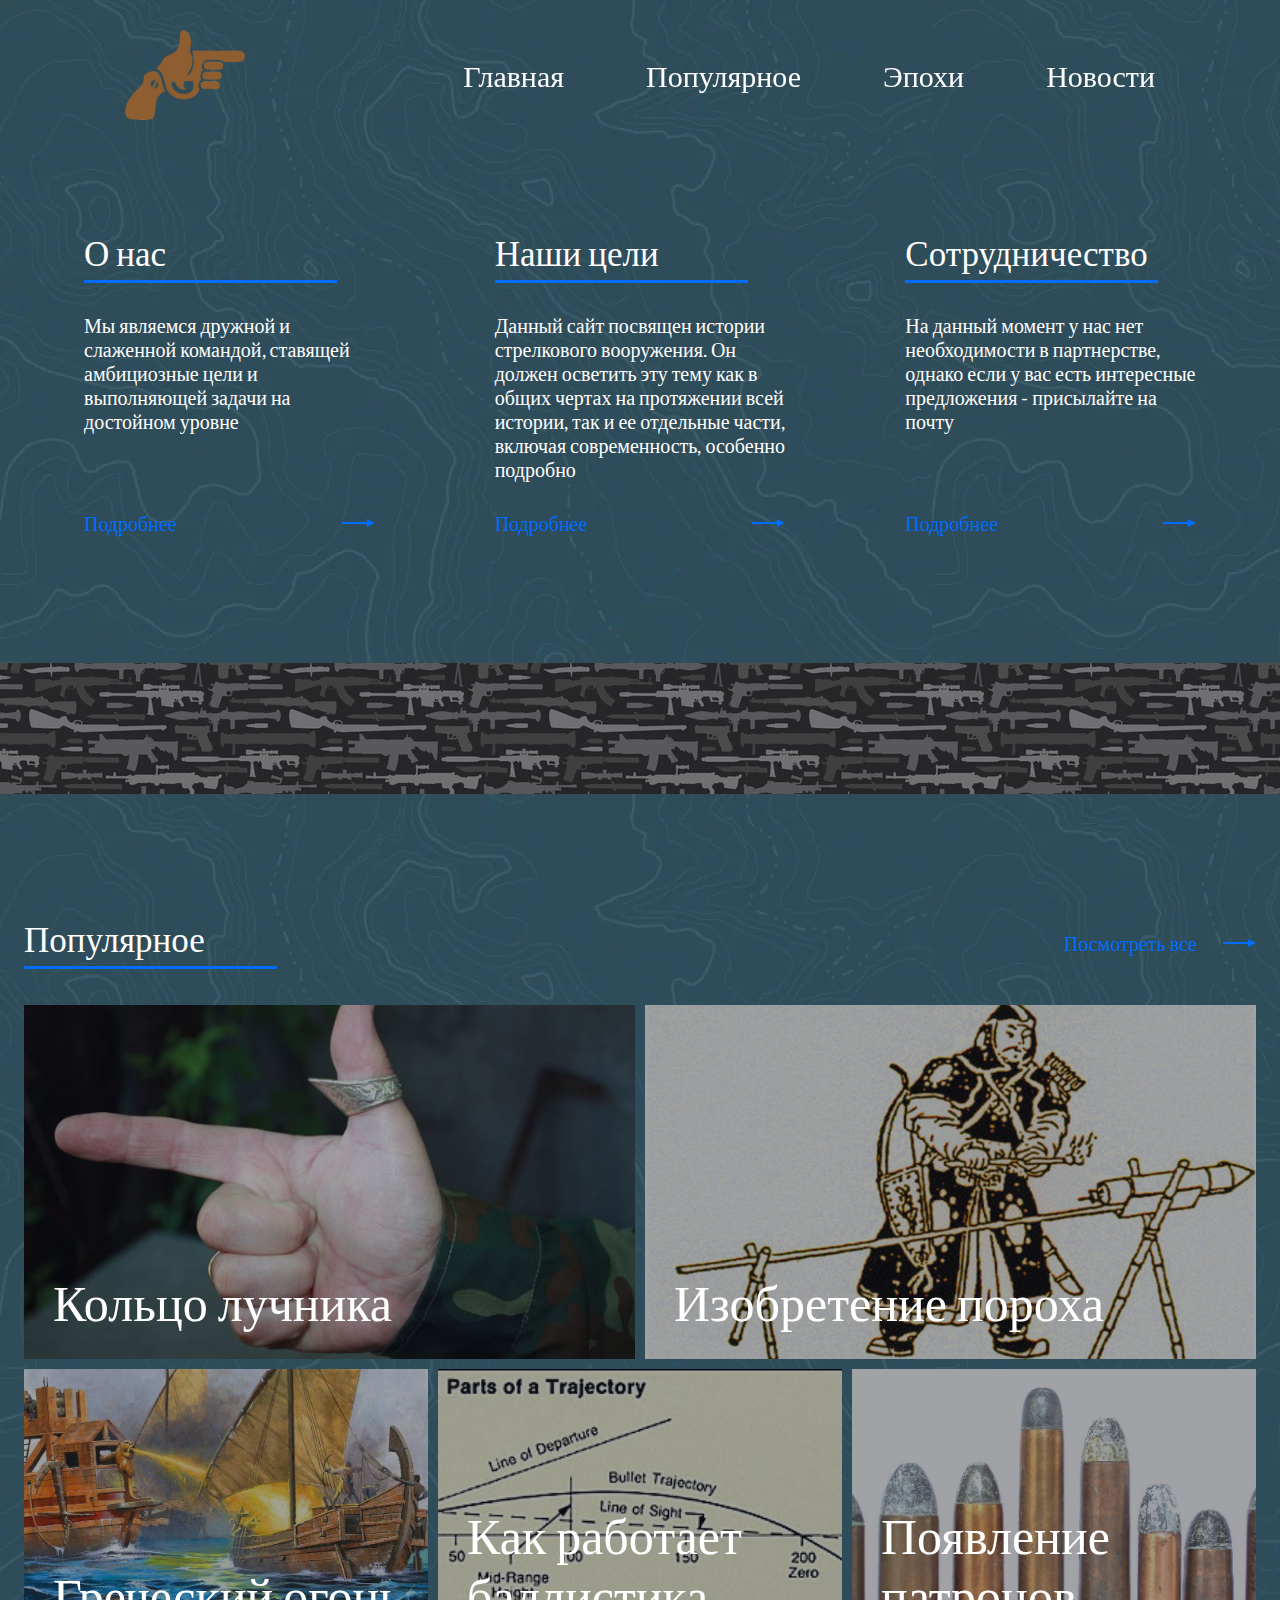
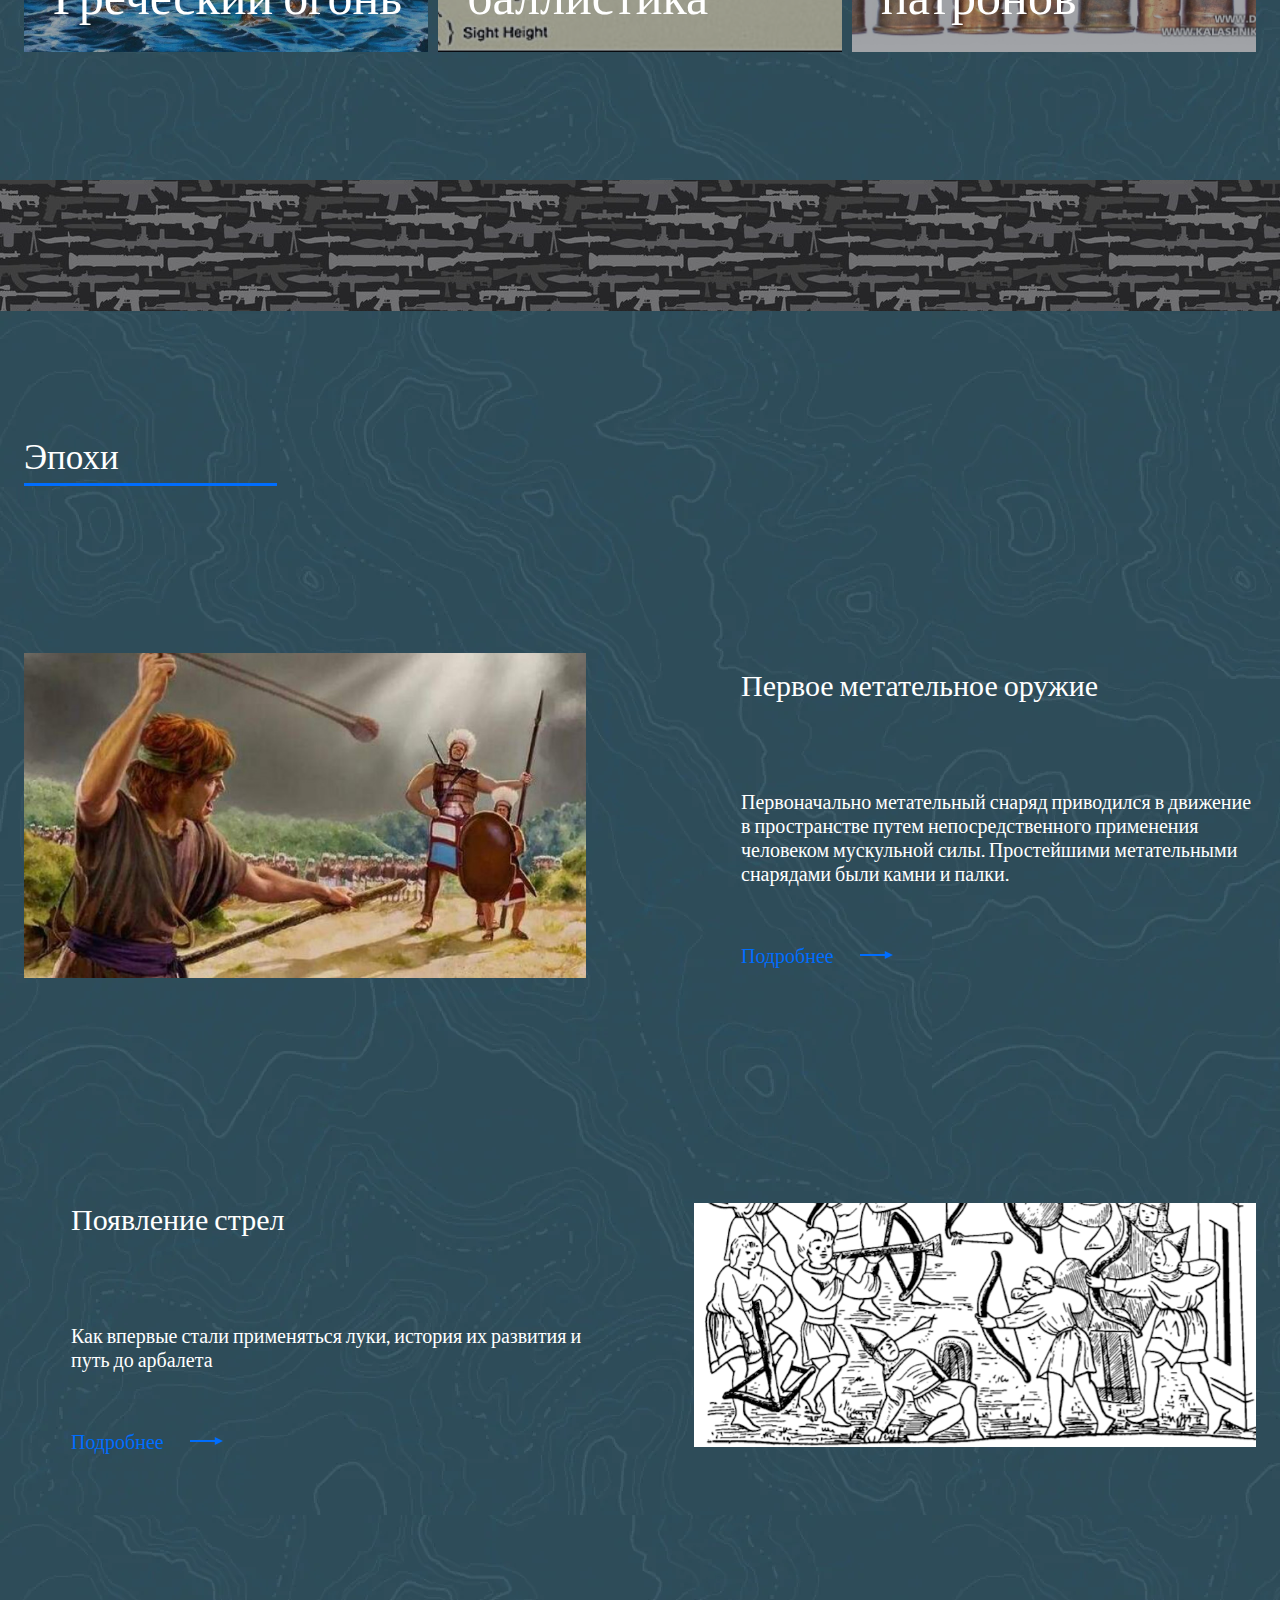
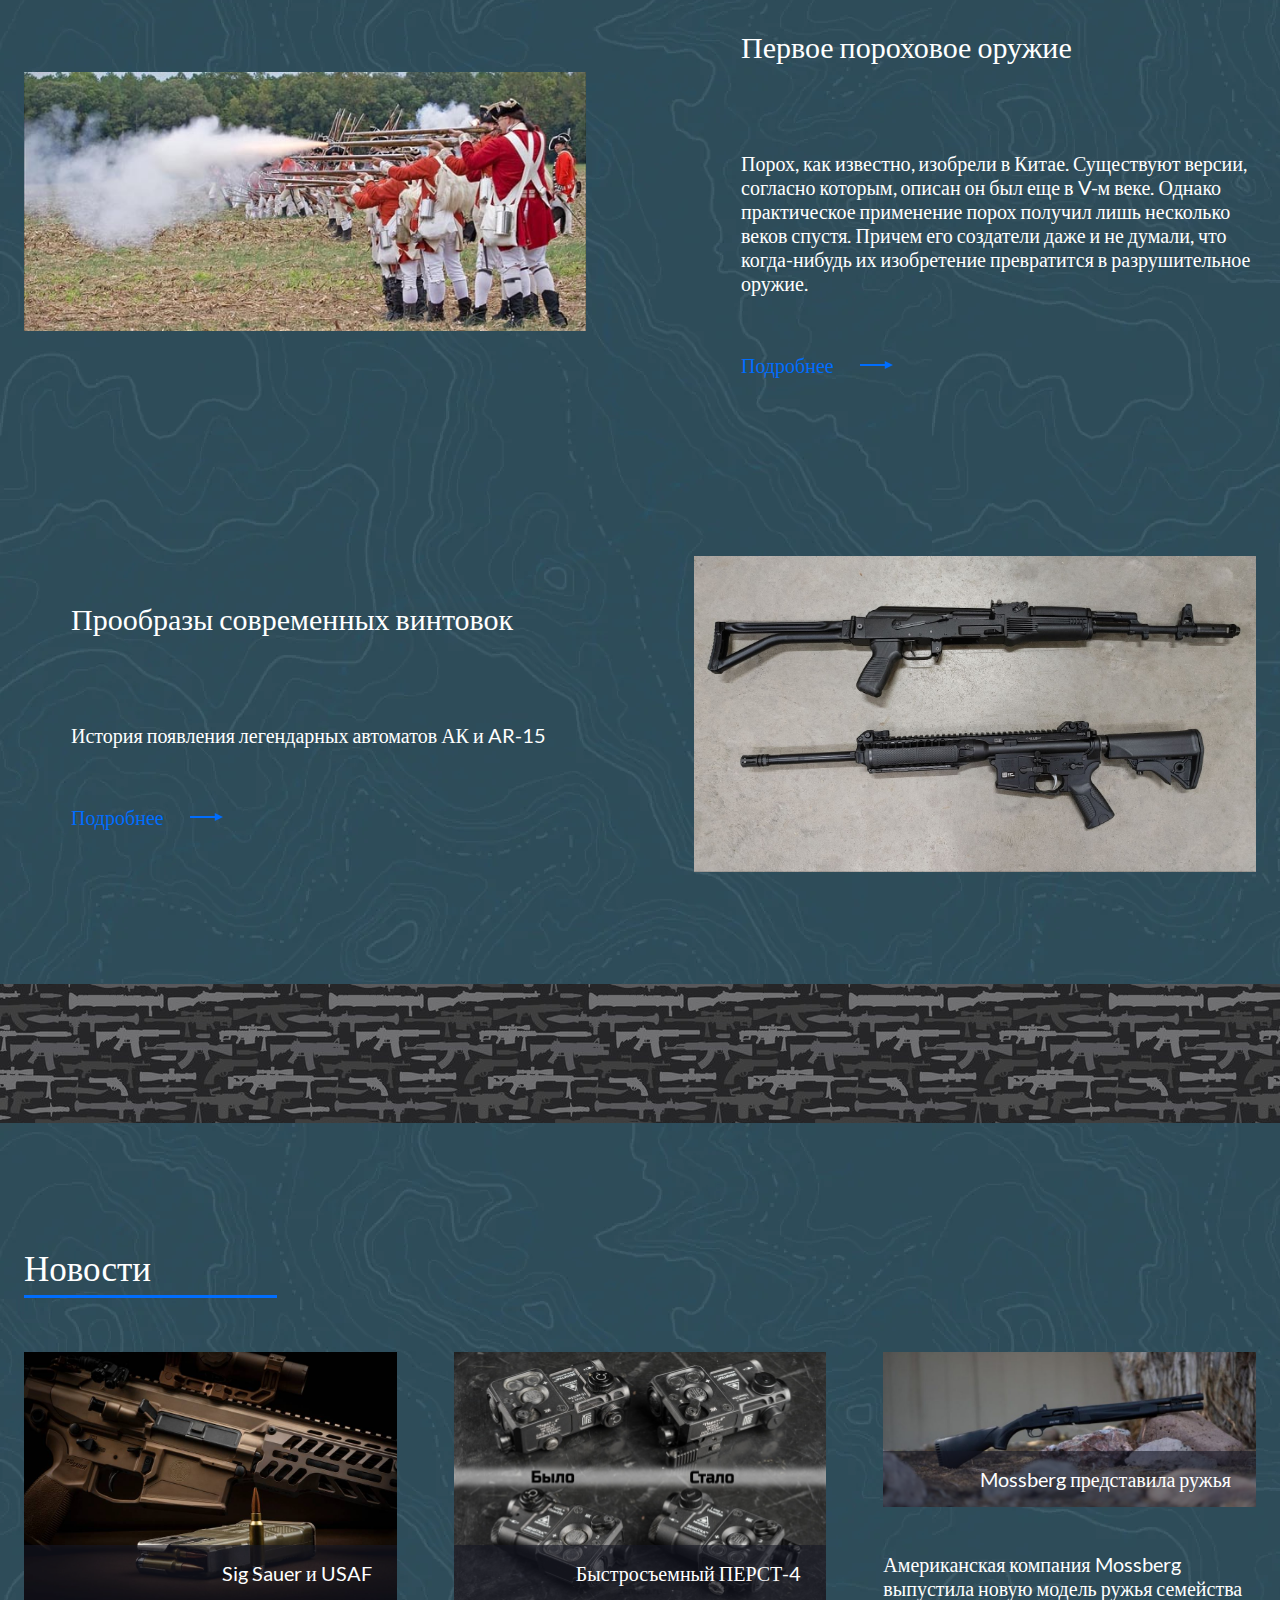
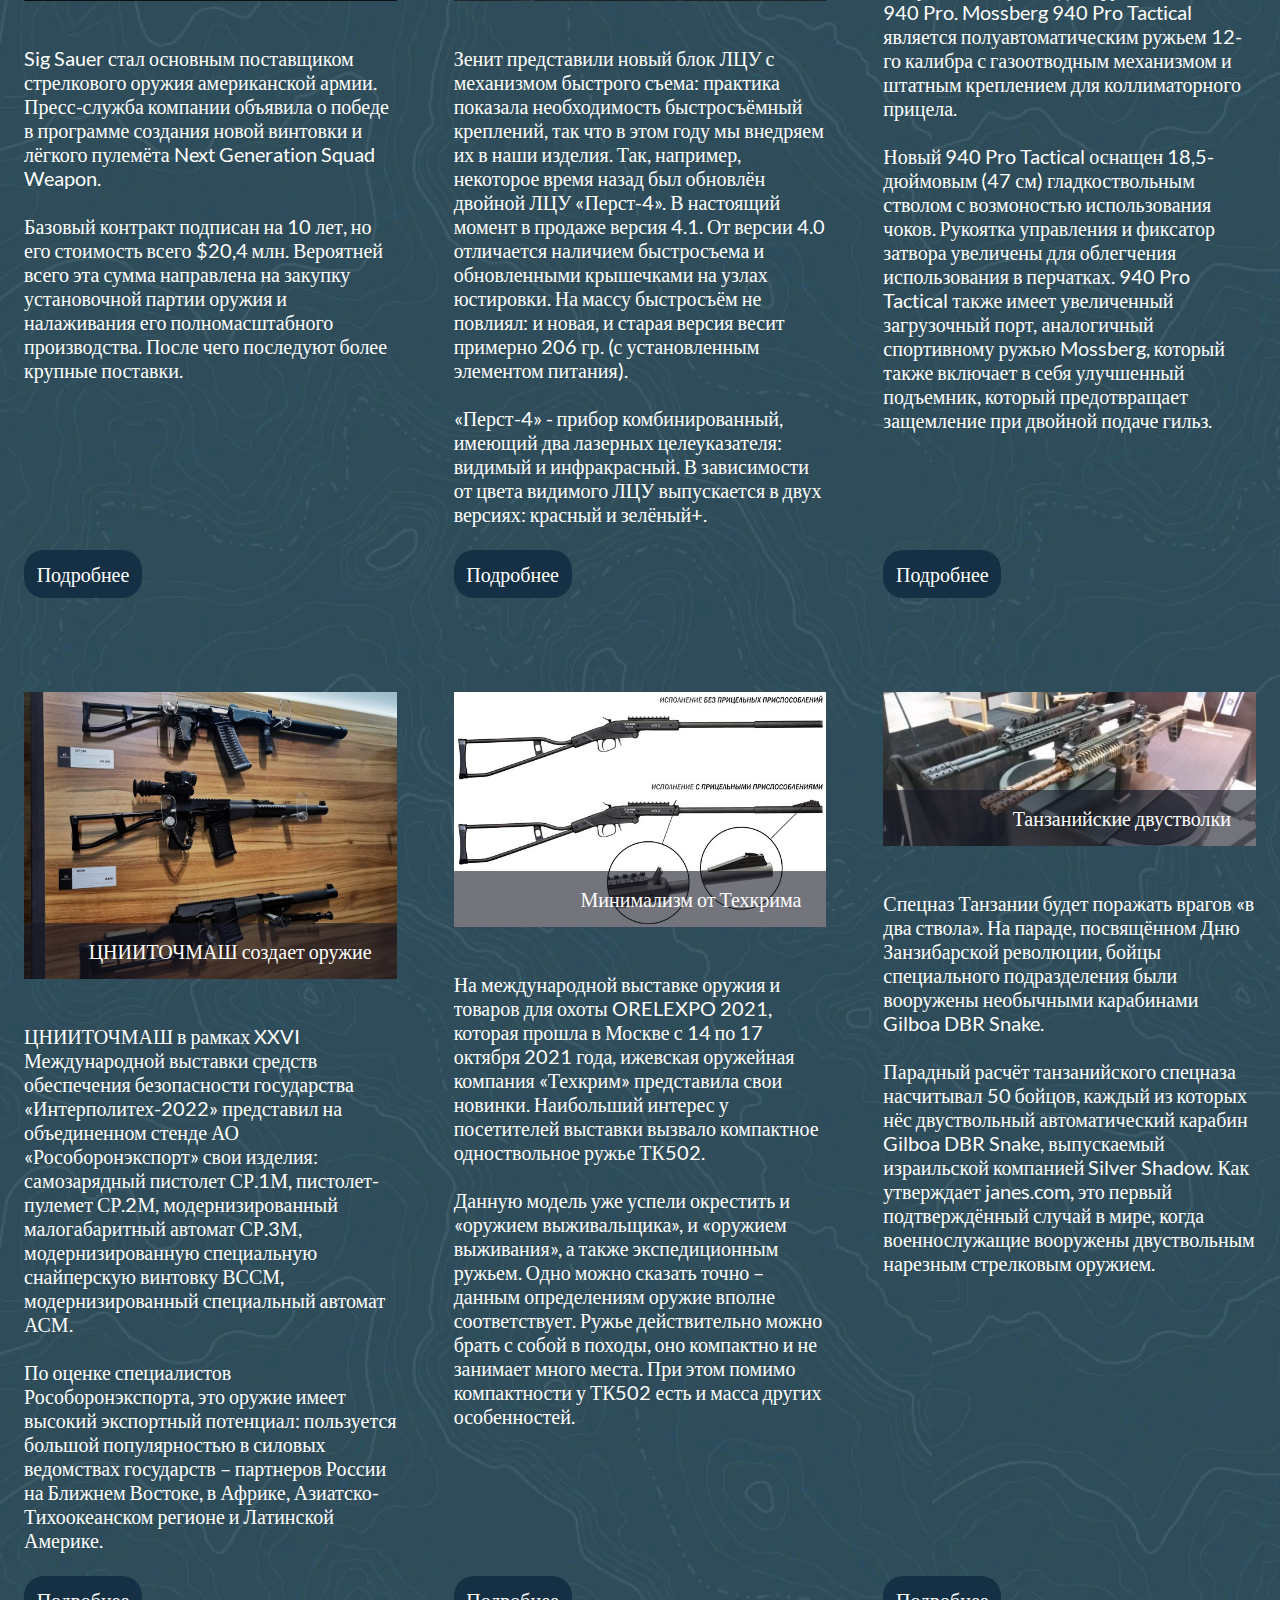
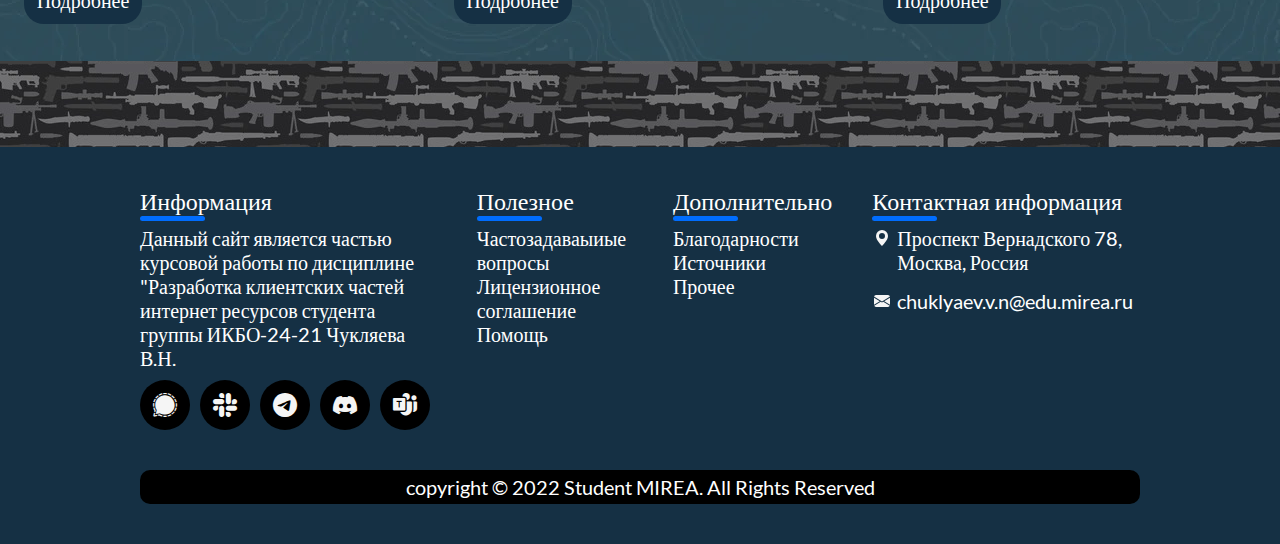
<file: index.html>
<!DOCTYPE html>
<html lang="en">

<head>
    <meta charset="UTF-8">
    <meta name="viewport" content="width=device-width, initial-scale=1.0">
    <title>weaponhist</title>
    <link rel="stylesheet" href="style.css">
    <link rel="icon" href="img/logo.png" type="img">
</head>

<body>
    <!-- Header start -->
    <header class="header">
        <div class="wrapper">
            <div class="header__wrapper">
                <div class="header__logo">
                    <a href="/" class="header__logo-link">
                        <img src="./img/logo.png" class="header__logo-pic">
                    </a>
                </div>

                <nav class="header__nav">
                    <ul class="header__list">
                        <li class="header__item">
                            <a href="#main" class="header__link js-scroll">Главная</a>
                        </li>
                        <li class="header__item">
                            <a href="#popular" class="header__link js-scroll">Популярное</a>
                        </li>
                        <li class="header__item">
                            <a href="#ages" class="header__link js-scroll">Эпохи</a>
                        </li>
                        <li class="header__item">
                            <a href="#news" class="header__link js-scroll">Новости</a>
                        </li>
                    </ul>
                    <div class="header__nav-close">
                        <span class="header__nav-close-line"></span>
                        <span class="header__nav-close-line"></span>
                    </div>
                </nav>
                <div class="header__burger burger">
                    <span class="burger__line burger__line_first"></span>
                    <span class="burger__line burger__line_second"></span>
                    <span class="burger__line burger__line_third"></span>
                </div>
            </div>
        </div>
    </header>
    <!-- Header end -->


    <main class="main">
        <!-- about us start -->
        <section class="about-us" id="main">
            <div class="wrapper-full about-us__container">
                <div class="about-us__cards">
                    <h2 class="section-title">О нас</h2>
                    <p class="about-us__desc">Мы являемся дружной и слаженной командой, ставящей амбициозные цели и
                        выполняющей задачи на достойном уровне</p>
                    <a href="#!" class="about-us__view-all">Подробнее</a>
                </div>
                <div class="about-us__cards">
                    <h2 class="section-title">Наши цели</h2>
                    <p class="about-us__desc">Данный сайт посвящен истории стрелкового вооружения. Он должен осветить
                        эту тему как в общих чертах на протяжении всей истории, так и ее отдельные части, включая
                        современность, особенно подробно</p>
                    <a href="#!" class="about-us__view-all">Подробнее</a>
                </div>
                <div class="about-us__cards">
                    <h2 class="section-title">Сотрудничество</h2>
                    <p class="about-us__desc">На данный момент у нас нет необходимости в партнерстве, однако если у вас
                        есть интересные предложения - присылайте на почту</p>
                    <a href="#!" class="about-us__view-all">Подробнее</a>
                </div>
            </div>


        </section>
        <!-- about us end -->
        <!-- Places start -->
        <section class="places" id="popular">
            <div class="wrapper-full">
                <div class="places__caption">
                    <h2 class="places__title section-title">
                        Популярное
                    </h2>
                    <a href="#!" class="places__view-all">Посмотреть все</a>
                </div>

                <div class="places__cards">

                    <div class="places__card places__card_size_lg">
                        <img src="./img/thumb_ring.jpg" alt="thumb_ring"
                            class="places__card-pic places__card-pic_size_lg">
                        <h3 class="places__card-title">
                            Кольцо лучника
                        </h3>
                        <a href="#!" class="places__card-link"></a>
                    </div>

                    <div class="places__card places__card_size_lg">
                        <img src="./img/gunpowder.jpg" alt="gunpowder"
                            class="places__card-pic places__card-pic_size_lg">
                        <h3 class="places__card-title">
                            Изобретение пороха
                        </h3>
                        <a href="#!" class="places__card-link"></a>
                    </div>

                    <div class="places__card places__card_size_sm">
                        <img src="./img/greek_fire.jpg" alt="греческий огонь"
                            class="places__card-pic places__card-pic_size_sm">
                        <h3 class="places__card-title">
                            Греческий огонь
                        </h3>
                        <a href="#!" class="places__card-link"></a>
                    </div>

                    <div class="places__card places__card_size_sm">
                        <img src="./img/ballistics.jpg" alt="ballistics"
                            class="places__card-pic places__card-pic_size_sm">
                        <h3 class="places__card-title">
                            Как работает баллистика
                        </h3>
                        <a href="#!" class="places__card-link"></a>
                    </div>

                    <div class="places__card places__card_size_sm">
                        <img src="./img/catridge.jpg" alt="патроны" class="places__card-pic places__card-pic_size_sm">
                        <h3 class="places__card-title">
                            Появление патронов
                        </h3>
                        <a href="#!" class="places__card-link"></a>
                    </div>

                </div>
            </div>
        </section>
        <!-- Places end -->

        <!-- Tours start -->

        <div class="tours" id="ages">
            <div class="wrapper-full">
                <h2 class="top__title section-title">
                    Эпохи
                </h2>

                <div class="tours__tour tour">
                    <div class="tour__pic">
                        <img src="./img/prascha.jpg" alt="Праща" class="tour__thumb">
                    </div>
                    <div class="tour__info">
                        <h3 class="tour__title">
                            Первое метательное оружие
                        </h3>
                        <p class="tour__desc">
                            Первоначально метательный снаряд приводился в движение в пространстве путем
                            непосредственного применения человеком мускульной силы. Простейшими метательными снарядами
                            были камни и палки.
                        </p>
                        <a href="hist1.html" class="tour__more">Подробнее</a>
                    </div>
                </div>

                <div class="tours__tour tour">
                    <div class="tour__info">
                        <h3 class="tour__title">
                            Появление стрел
                        </h3>
                        <p class="tour__desc">
                            Как впервые стали применяться луки, история их развития и путь до арбалета
                        </p>
                        <a href="hist2.html" class="tour__more">Подробнее</a>
                    </div>
                    <div class="tour__pic tour__pic_mob-first">
                        <img src="./img/bows.png" alt="bows" class="tour__thumb">
                    </div>
                </div>

                <div class="tours__tour tour">
                    <div class="tour__pic">
                        <img src="./img/muskets.jpg" alt="muskets" class="tour__thumb">
                    </div>
                    <div class="tour__info">
                        <h3 class="tour__title">
                            Первое пороховое оружие
                        </h3>
                        <p class="tour__desc">
                            Порох, как известно, изобрели в Китае. Существуют версии, согласно которым, описан он был
                            еще в V-м веке. Однако практическое применение порох получил лишь несколько веков спустя.
                            Причем его создатели даже и не думали, что когда-нибудь их изобретение превратится в
                            разрушительное оружие.
                        </p>
                        <a href="hist3.html" class="tour__more">Подробнее</a>
                    </div>
                </div>

                <div class="tours__tour tour">
                    <div class="tour__info">
                        <h3 class="tour__title">
                            Прообразы современных винтовок
                        </h3>
                        <p class="tour__desc">
                            История появления легендарных автоматов АК и AR-15
                        </p>
                        <a href="hist4.html" class="tour__more">Подробнее</a>
                    </div>
                    <div class="tour__pic tour__pic_mob-first">
                        <img src="./img/AK-47-VS-AR15.jpg" alt="платформы" class="tour__thumb">
                    </div>
                </div>

            </div>
        </div>

        <!-- Tours start -->

        <!-- Top start -->
        <section class="top" id="news">
            <div class="wrapper-full">
                <h2 class="top__title section-title">
                    Новости
                </h2>

                <div class="top__cards">

                    <div class="top__card">
                        <div class="top__card-pic">
                            <img src="./img/news1.jpg" alt="вс" class="top__card-thumb">
                            <div class="top__card-stats">
                                <h3 class="top__card-title">
                                    Sig Sauer и USAF
                                </h3>
                            </div>
                        </div>
                        <p class="top__card-desc">
                            Sig Sauer стал основным поставщиком стрелкового оружия американской армии. Пресс-служба
                            компании объявила о победе в программе создания новой винтовки и лёгкого
                            пулемёта Next Generation Squad Weapon.<br><br>
                            Базовый контракт подписан на 10 лет, но его стоимость всего $20,4 млн. Вероятней всего эта
                            сумма направлена на закупку установочной партии оружия и налаживания его полномасштабного
                            производства. После чего последуют более крупные поставки.
                        </p>
                        <a href="https://warspot.ru/21662-armiya-ssha-perehodit-na-novyy-kalibr-strelkovogo-oruzhiya"
                            class="top__card-more">Подробнее</a>
                    </div>

                    <div class="top__card">
                        <div class="top__card-pic">
                            <img src="./img/news2.jpg" alt="перст" class="top__card-thumb">
                            <div class="top__card-stats">
                                <h3 class="top__card-title">
                                    Быстросъемный ПЕРСТ-4
                                </h3>
                            </div>
                        </div>
                        <p class="top__card-desc">
                            Зенит представили новый блок ЛЦУ с механизмом быстрого съема: практика показала
                            необходимость быстросъёмный креплений, так что в этом году мы внедряем их в наши изделия.
                            Так, например, некоторое время назад был обновлён двойной ЛЦУ «Перст-4». В настоящий момент
                            в продаже версия 4.1. От версии 4.0 отличается наличием быстросъема и обновленными
                            крышечками на узлах юстировки. На массу быстросъём не повлиял: и новая, и старая версия
                            весит примерно 206 гр. (с установленным элементом питания).
                            <br><br>
                            «Перст-4» - прибор комбинированный, имеющий два лазерных целеуказателя: видимый и
                            инфракрасный. В зависимости от цвета видимого ЛЦУ выпускается в двух версиях: красный и
                            зелёный+.
                            <br><br>
                        </p>
                        <a href="https://zenitco.ru/novosti/perst-4-teper-s-bystrosyemom/"
                            class="top__card-more">Подробнее</a>
                    </div>

                    <div class="top__card">
                        <div class="top__card-pic">
                            <img src="./img/news3.jpg" alt="мосберг" class="top__card-thumb">
                            <div class="top__card-stats">
                                <h3 class="top__card-title">
                                    Mossberg представила ружья
                                </h3>
                            </div>
                        </div>
                        <p class="top__card-desc">
                            Американская компания Mossberg выпустила новую модель ружья семейства 940 Pro. Mossberg 940
                            Pro Tactical является полуавтоматическим ружьем 12-го калибра с газоотводным механизмом и
                            штатным креплением для коллиматорного прицела.
                            <br><br>
                            Новый 940 Pro Tactical оснащен 18,5-дюймовым (47 см) гладкоствольным стволом с возмоностью
                            использования чоков. Рукоятка управления и фиксатор затвора увеличены для облегчения
                            использования в перчатках. 940 Pro Tactical также имеет увеличенный загрузочный порт,
                            аналогичный спортивному ружью Mossberg, который также включает в себя улучшенный подъемник,
                            который предотвращает защемление при двойной подаче гильз.
                        </p>
                        <a href="https://warspot.ru/21577-mossberg-predstavil-novyy-takticheskiy-drobovik"
                            class="top__card-more">Подробнее</a>
                    </div>

                    <div class="top__card">
                        <div class="top__card-pic">
                            <img src="./img/news4.jpg" alt="оружие" class="top__card-thumb">
                            <div class="top__card-stats">
                                <h3 class="top__card-title">
                                    ЦНИИТОЧМАШ создает оружие
                                </h3>
                                <div class="top__card-likes">
                                </div>
                            </div>
                        </div>
                        <p class="top__card-desc">
                            ЦНИИТОЧМАШ в рамках XXVI Международной выставки средств обеспечения безопасности государства
                            «Интерполитех-2022» представил на объединенном стенде АО «Рособоронэкспорт» свои изделия:
                            самозарядный пистолет СР.1М, пистолет-пулемет СР.2М, модернизированный малогабаритный
                            автомат СР.3М, модернизированную специальную снайперскую винтовку ВССМ, модернизированный
                            специальный автомат АСМ.
                            <br><br>
                            По оценке специалистов Рособоронэкспорта, это оружие имеет высокий экспортный потенциал:
                            пользуется большой популярностью в силовых ведомствах государств – партнеров России на
                            Ближнем Востоке, в Африке, Азиатско-Тихоокеанском регионе и Латинской Америке.
                            <br><br>
                        </p>
                        <a href="https://kalashnikovgroup.ru/news/tsniitochmash_sozdaet_strelkovoe_oruzhie-_obladayushchee_vysokim_eksportnym_potentsialom"
                            class="top__card-more">Подробнее</a>
                    </div>

                    <div class="top__card">
                        <div class="top__card-pic">
                            <img src="./img/news5.jpg" alt="техкрим" class="top__card-thumb">
                            <div class="top__card-stats">
                                <h3 class="top__card-title">
                                    Минимализм от Техкрима
                                </h3>
                            </div>
                        </div>
                        <p class="top__card-desc">
                            На международной выставке оружия и товаров для охоты ORELEXPO 2021, которая прошла в Москве
                            с 14 по 17 октября 2021 года, ижевская оружейная компания «Техкрим» представила свои
                            новинки. Наибольший интерес у посетителей выставки вызвало компактное одноствольное ружье
                            ТК502.
                            <br><br>
                            Данную модель уже успели окрестить и «оружием выживальщика», и «оружием выживания», а также
                            экспедиционным ружьем. Одно можно сказать точно – данным определениям оружие вполне
                            соответствует. Ружье действительно можно брать с собой в походы, оно компактно и не занимает
                            много места. При этом помимо компактности у ТК502 есть и масса других особенностей.
                        </p>
                        <a href="https://topwar.ru/189556-rossijskoe-ruzhe-vyzhivanija-tk502.html"
                            class="top__card-more">Подробнее</a>
                    </div>

                    <div class="top__card">
                        <div class="top__card-pic">
                            <img src="./img/news6.jpg" alt="танзания" class="top__card-thumb">
                            <div class="top__card-stats">
                                <h3 class="top__card-title">
                                    Танзанийские двустволки
                                </h3>
                            </div>
                        </div>
                        <p class="top__card-desc">
                            Спецназ Танзании будет поражать врагов «в два ствола». На параде, посвящённом Дню
                            Занзибарской революции, бойцы
                            специального подразделения были вооружены необычными карабинами Gilboa DBR Snake.
                            <br><br>
                            Парадный расчёт танзанийского спецназа насчитывал 50 бойцов, каждый из которых нёс
                            двуствольный автоматический карабин Gilboa DBR Snake, выпускаемый израильской компанией
                            Silver Shadow. Как утверждает janes.com, это первый подтверждённый случай в мире, когда
                            военнослужащие вооружены двуствольным нарезным стрелковым оружием.
                        </p>
                        <a href="https://warspot.ru/21279-spetsnaz-tanzanii-i-ego-dvustvolki"
                            class="top__card-more">Подробнее</a>
                    </div>

                </div>
            </div>
        </section>
        <!-- Top end -->
    </main>

    <footer class="footer wrapper__footer">
        <div class="footer__about-us">
            <h1 class="footer__header">Информация</h1>
            <p>Данный сайт является частью курсовой работы по дисциплине "Разработка клиентских частей интернет ресурсов
                студента группы ИКБО-24-21 Чукляева В.Н.</p>
            <div class="footer__social">
                <a href="#" class="icon-button">
                    <i class="bi bi-signal" style="font-size: 1.5rem; color: whitesmoke;"></i>
                </a>
                <a href="#!" class="icon-button">
                    <i class="bi bi-slack" style="font-size: 1.5rem; color: whitesmoke;"></i>
                </a>
                <a href="#!" class="icon-button">
                    <i class="bi bi-telegram" style="font-size: 1.5rem; color: whitesmoke;"></i>
                </a>
                <a href="#!" class="icon-button">
                    <i class="bi bi-discord" style="font-size: 1.5rem; color: whitesmoke;"></i>
                </a>
                <a href="#!" class="icon-button">
                    <i class="bi bi-microsoft-teams" style="font-size: 1.5rem; color: whitesmoke;"></i>
                </a>
            </div>
        </div>

        <div class="footer__container-links">
            <h1 class="footer__header">Полезное</h1>
            <ul>
                <li><a href="#!">Частозадаваыиые вопросы</a></li>
                <li><a href="#!">Лицензионное соглашение</a></li>
                <li><a href="#!">Помощь</a></li>
            </ul>
        </div>

        <div class="footer__shop">
            <h1 class="footer__header">Дополнительно</h1>
            <ul>
                <li><a href="#!">Благодарности</a></li>
                <li><a href="#!">Источники</a></li>
                <li><a href="#!">Прочее</a></li>
            </ul>
        </div>

        <address class="footer__address">
            <h1 class="footer__header">Контактная информация</h1>
            <ul>
                <li>
                    <a href="#!">Проспект Вернадского 78, Москва, Россия</a>
                </li>
                <li>
                    <a href="mailto:chuklyaev.v.n@edu.mirea.ru">chuklyaev.v.n@edu.mirea.ru</a>
                </li>
            </ul>
        </address>

        <address class="footer__root">copyright © 2022 Student MIREA. All Rights Reserved</address>
    </footer>

    <script src="./js/main-es5.min.js"></script>
</body>

</html>
</file>
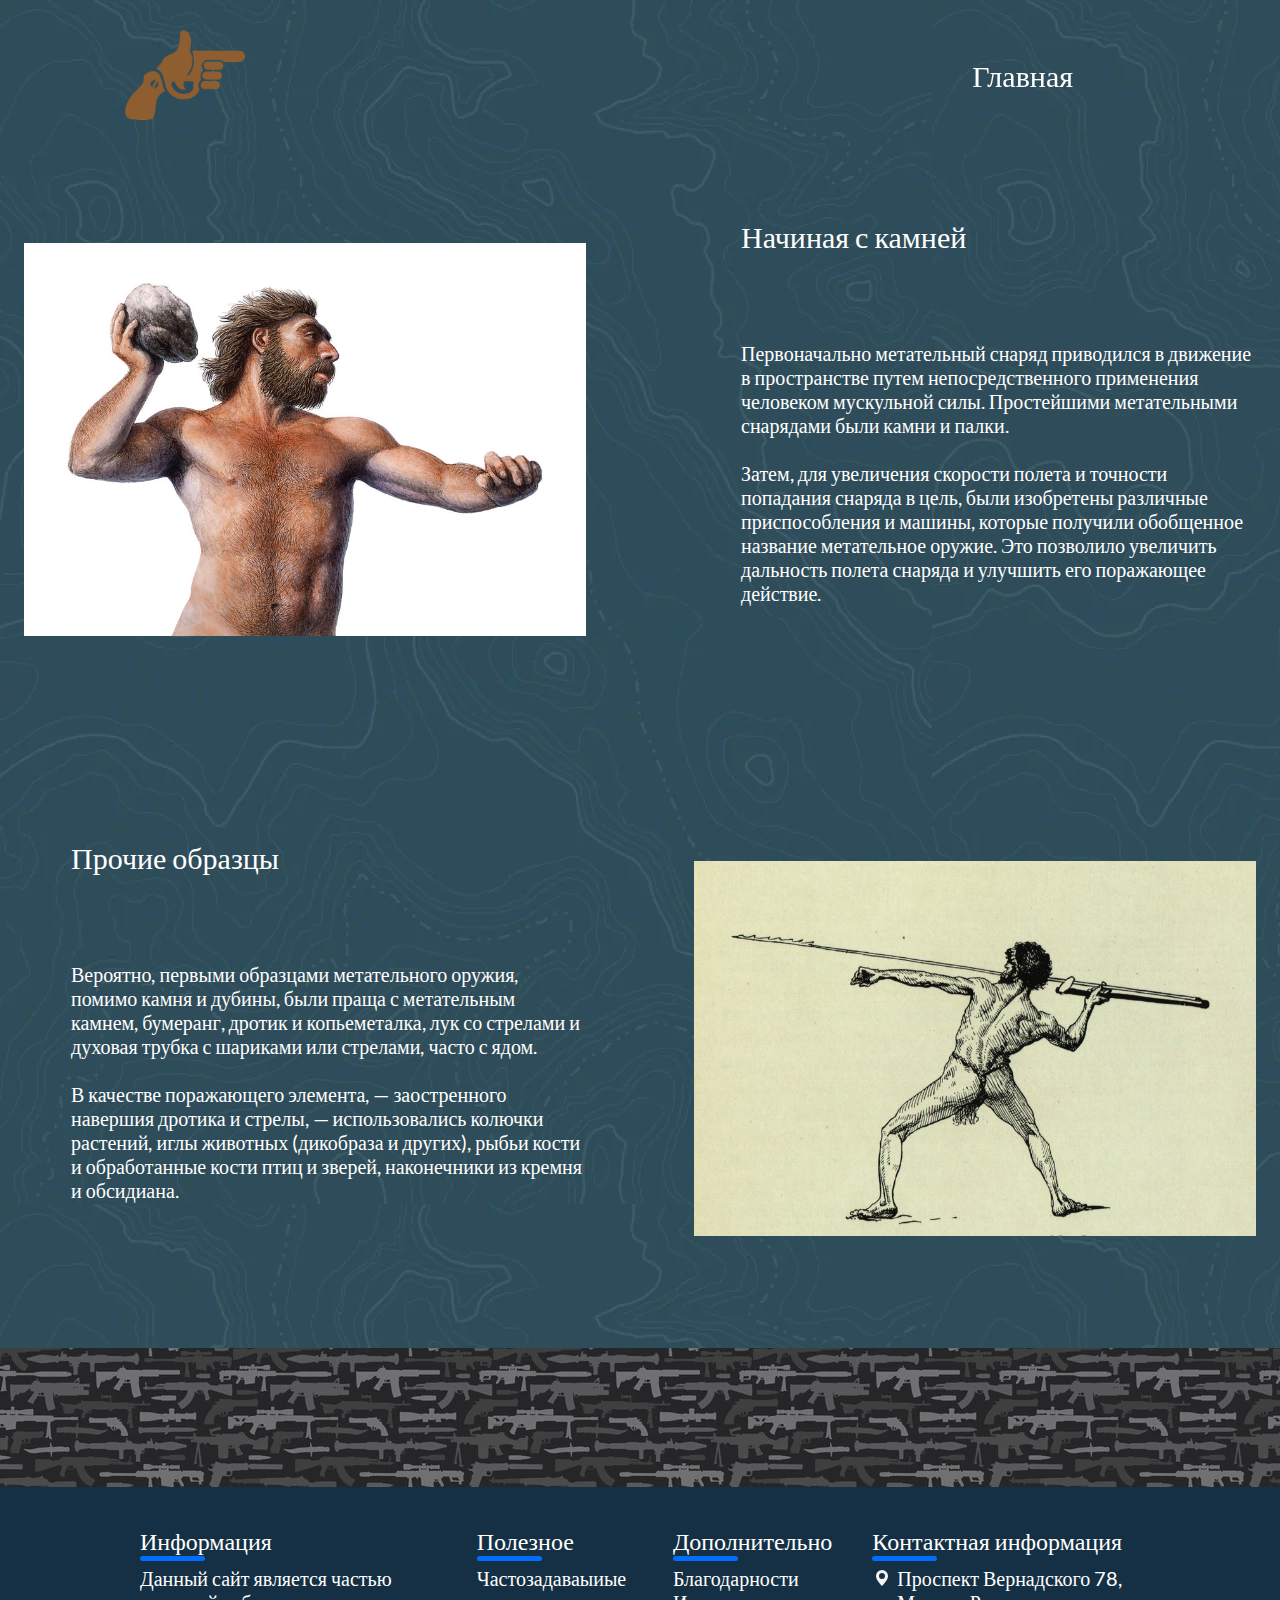
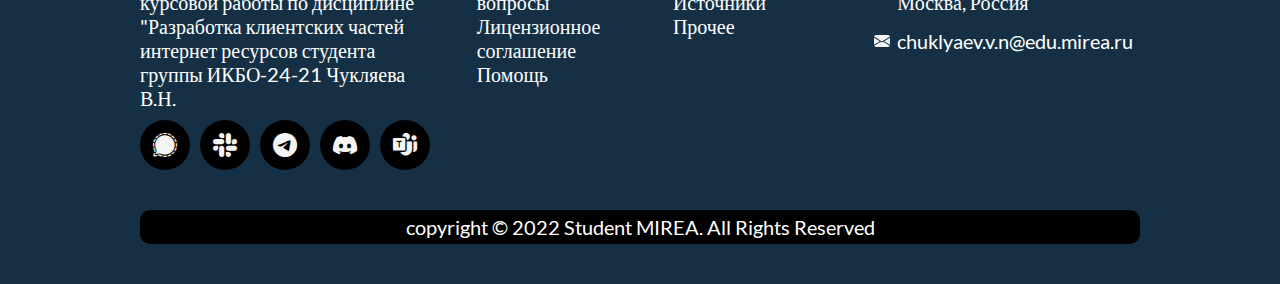
<file: hist1.html>
<!DOCTYPE html>
<html lang="en">

<head>
    <meta charset="UTF-8">
    <meta name="viewport" content="width=device-width, initial-scale=1.0">
    <title>weaponhist</title>
    <link rel="stylesheet" href="style.css">
    <link rel="icon" href="./img/logo.png" type="image/x-icon">
</head>

<body>
    <!-- Header start -->
    <header class="header">
        <div class="wrapper">
            <div class="header__wrapper">
                <div class="header__logo">
                    <a href="/" class="header__logo-link">
                        <img src="./img/logo.png" class="header__logo-pic">
                    </a>
                </div>

                <nav class="header__nav">
                    <ul class="header__list">
                        <li class="header__item">
                            <a href="index.html" class="header__link js-scroll">Главная</a>
                        </li>
                        <div class="header__nav-close">
                            <span class="header__nav-close-line"></span>
                            <span class="header__nav-close-line"></span>
                        </div>
                </nav>
                <div class="header__burger burger">
                    <span class="burger__line burger__line_first"></span>
                    <span class="burger__line burger__line_second"></span>
                    <span class="burger__line burger__line_third"></span>
                </div>
            </div>
        </div>
    </header>
    <!-- Header end -->



    <!-- Tours start -->

    <div class="tours hist" id="articles">
        <div class="wrapper-full">

            <div class="tours__tour tour">
                <div class="tour__pic">
                    <img src="./img/hist1-1.jpg" alt="2" class="tour__thumb">
                </div>
                <div class="tour__info">
                    <h3 class="tour__title">
                        Начиная с камней
                    </h3>
                    <p class="tour__desc">
                        Первоначально метательный снаряд приводился в движение в пространстве путем непосредственного
                        применения человеком мускульной силы. Простейшими метательными снарядами были камни и палки.
                        <br><br>
                        Затем, для увеличения скорости полета и точности попадания снаряда в цель, были изобретены
                        различные приспособления и машины, которые получили обобщенное название метательное оружие. Это
                        позволило увеличить дальность полета снаряда и улучшить его поражающее действие.
                    </p>
                </div>
            </div>

            <div class="tours__tour tour">
                <div class="tour__info">
                    <h3 class="tour__title">
                        Прочие образцы
                    </h3>
                    <p class="tour__desc">
                        Вероятно, первыми образцами метательного оружия, помимо камня и дубины, были праща с метательным
                        камнем, бумеранг, дротик и копьеметалка, лук со стрелами и духовая трубка с шариками или
                        стрелами, часто с ядом.
                        <br><br>
                        В качестве поражающего элемента, — заостренного навершия дротика и стрелы, — использовались
                        колючки растений, иглы животных (дикобраза и других), рыбьи кости и обработанные кости птиц и
                        зверей, наконечники из кремня и обсидиана.
                    </p>
                </div>
                <div class="tour__pic tour__pic_mob-first">
                    <img src="./img/hist1-2.jpg" alt="Начало1" class="tour__thumb">
                </div>
            </div>
        </div>
    </div>

    <footer class="footer wrapper__footer">
        <div class="footer__about-us">
            <h1 class="footer__header">Информация</h1>
            <p>Данный сайт является частью курсовой работы по дисциплине "Разработка клиентских частей интернет ресурсов
                студента группы ИКБО-24-21 Чукляева В.Н.</p>
            <div class="footer__social">
                <a href="#!" class="icon-button">
                    <i class="bi bi-signal" style="font-size: 1.5rem; color: whitesmoke;"></i>
                </a>
                <a href="#!" class="icon-button">
                    <i class="bi bi-slack" style="font-size: 1.5rem; color: whitesmoke;"></i>
                </a>
                <a href="#!" class="icon-button">
                    <i class="bi bi-telegram" style="font-size: 1.5rem; color: whitesmoke;"></i>
                </a>
                <a href="#!" class="icon-button">
                    <i class="bi bi-discord" style="font-size: 1.5rem; color: whitesmoke;"></i>
                </a>
                <a href="#!" class="icon-button">
                    <i class="bi bi-microsoft-teams" style="font-size: 1.5rem; color: whitesmoke;"></i>
                </a>
            </div>
        </div>

        <div class="footer__container-links">
            <h1 class="footer__header">Полезное</h1>
            <ul>
                <li><a href="#!">Частозадаваыиые вопросы</a></li>
                <li><a href="#!">Лицензионное соглашение</a></li>
                <li><a href="#!">Помощь</a></li>
            </ul>
        </div>

        <div class="footer__shop">
            <h1 class="footer__header">Дополнительно</h1>
            <ul>
                <li><a href="#!">Благодарности</a></li>
                <li><a href="#!">Источники</a></li>
                <li><a href="#!">Прочее</a></li>
            </ul>
        </div>

        <address class="footer__address">
            <h1 class="footer__header">Контактная информация</h1>
            <ul>
                <li>
                    <a href="#!">Проспект Вернадского 78, Москва, Россия</a>
                </li>
                <li>
                    <a href="mailto:chuklyaev.v.n@edu.mirea.ru">chuklyaev.v.n@edu.mirea.ru</a>
                </li>
            </ul>
        </address>

        <address class="footer__root">copyright © 2022 Student MIREA. All Rights Reserved</address>
    </footer>

    <script src="./js/main-es5.min.js"></script>
</body>

</html>
</file>
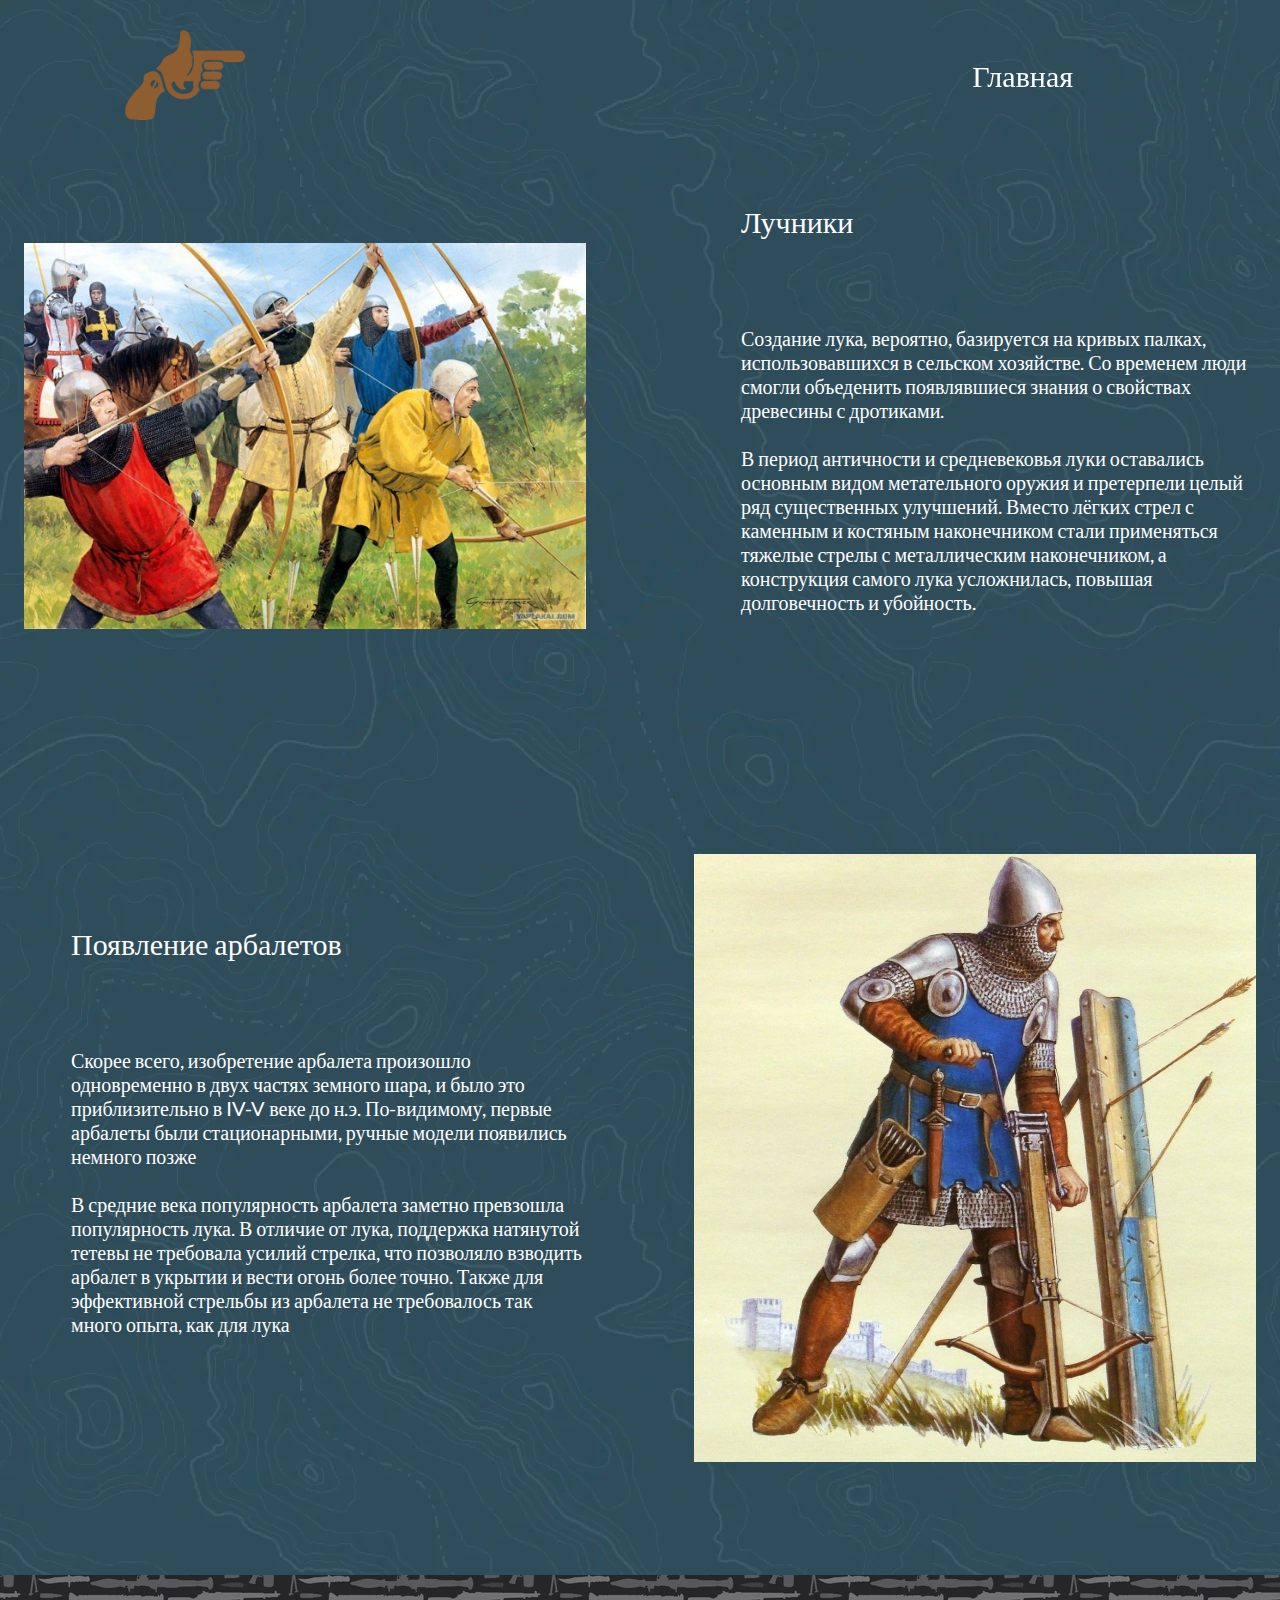
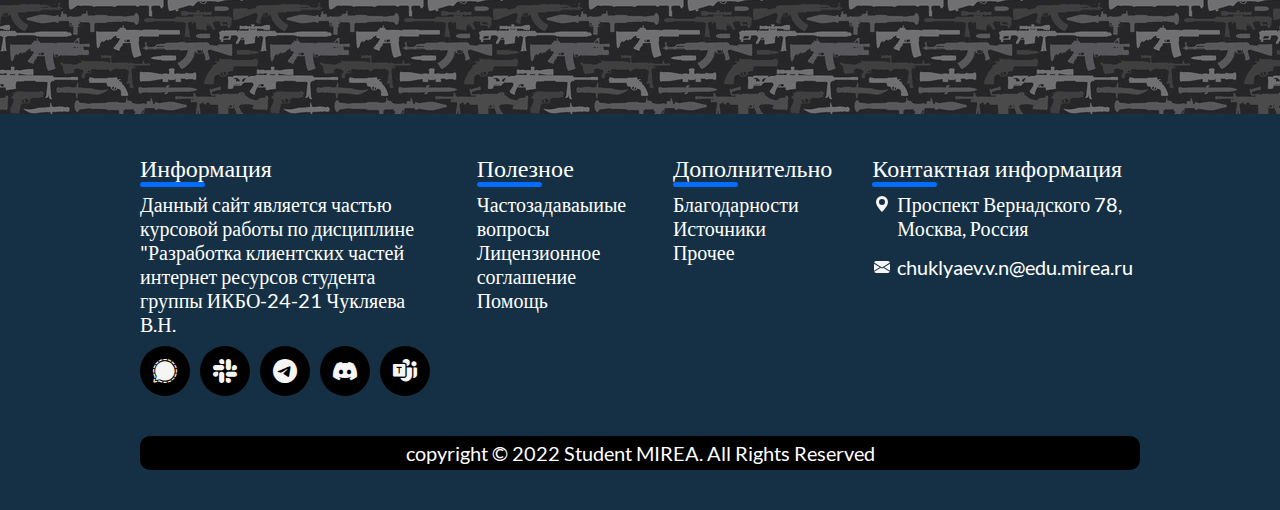
<file: hist2.html>
<!DOCTYPE html>
<html lang="en">

<head>
    <meta charset="UTF-8">
    <meta name="viewport" content="width=device-width, initial-scale=1.0">
    <title>weaponhist</title>
    <link rel="stylesheet" href="style.css">
    <link rel="icon" href="./img/logo.png" type="image/x-icon">
</head>

<body>
    <!-- Header start -->
    <header class="header">
        <div class="wrapper">
            <div class="header__wrapper">
                <div class="header__logo">
                    <a href="/" class="header__logo-link">
                        <img src="./img/logo.png" class="header__logo-pic">
                    </a>
                </div>

                <nav class="header__nav">
                    <ul class="header__list">
                        <li class="header__item">
                            <a href="index.html" class="header__link js-scroll">Главная</a>
                        </li>
                        <div class="header__nav-close">
                            <span class="header__nav-close-line"></span>
                            <span class="header__nav-close-line"></span>
                        </div>
                </nav>
                <div class="header__burger burger">
                    <span class="burger__line burger__line_first"></span>
                    <span class="burger__line burger__line_second"></span>
                    <span class="burger__line burger__line_third"></span>
                </div>
            </div>
        </div>
    </header>
    <!-- Header end -->



    <!-- Tours start -->

    <div class="tours hist" id="articles">
        <div class="wrapper-full">

            <div class="tours__tour tour">
                <div class="tour__pic">
                    <img src="./img/hist2-1.jpg" alt="лучники" class="tour__thumb">
                </div>
                <div class="tour__info">
                    <h3 class="tour__title">
                        Лучники
                    </h3>
                    <p class="tour__desc">
                        Создание лука, вероятно, базируется на кривых палках, использовавшихся в сельском хозяйстве. Со
                        временем люди смогли объеденить появлявшиеся знания о свойствах древесины с дротиками.
                        <br><br>
                        В период античности и средневековья луки оставались основным видом метательного оружия и
                        претерпели целый ряд существенных улучшений. Вместо лёгких стрел с каменным и
                        костяным наконечником стали применяться тяжелые стрелы с металлическим наконечником, а
                        конструкция самого лука усложнилась, повышая долговечность и убойность.
                    </p>
                </div>
            </div>

            <div class="tours__tour tour">
                <div class="tour__info">
                    <h3 class="tour__title">
                        Появление арбалетов
                    </h3>
                    <p class="tour__desc">
                        Скорее всего, изобретение арбалета произошло одновременно в двух частях земного шара, и было это
                        приблизительно в IV-V веке до н.э. По-видимому, первые арбалеты были стационарными, ручные
                        модели появились немного позже
                        <br><br>
                        В средние века популярность арбалета заметно превзошла популярность лука. В отличие от лука,
                        поддержка натянутой тетевы не требовала усилий стрелка, что позволяло взводить арбалет в укрытии
                        и вести огонь более точно. Также для эффективной стрельбы из арбалета не требовалось так много
                        опыта, как для лука
                    </p>
                </div>
                <div class="tour__pic tour__pic_mob-first">
                    <img src="./img/hist2-2.jpg" alt="арбалет" class="tour__thumb">
                </div>
            </div>
        </div>
    </div>

    <footer class="footer wrapper__footer">
        <div class="footer__about-us">
            <h1 class="footer__header">Информация</h1>
            <p>Данный сайт является частью курсовой работы по дисциплине "Разработка клиентских частей интернет ресурсов
                студента группы ИКБО-24-21 Чукляева В.Н.</p>
            <div class="footer__social">
                <a href="#" class="icon-button">
                    <i class="bi bi-signal" style="font-size: 1.5rem; color: whitesmoke;"></i>
                </a>
                <a href="#" class="icon-button">
                    <i class="bi bi-slack" style="font-size: 1.5rem; color: whitesmoke;"></i>
                </a>
                <a href="#" class="icon-button">
                    <i class="bi bi-telegram" style="font-size: 1.5rem; color: whitesmoke;"></i>
                </a>
                <a href="#" class="icon-button">
                    <i class="bi bi-discord" style="font-size: 1.5rem; color: whitesmoke;"></i>
                </a>
                <a href="#" class="icon-button">
                    <i class="bi bi-microsoft-teams" style="font-size: 1.5rem; color: whitesmoke;"></i>
                </a>
            </div>
        </div>

        <div class="footer__container-links">
            <h1 class="footer__header">Полезное</h1>
            <ul>
                <li><a href="#!">Частозадаваыиые вопросы</a></li>
                <li><a href="#!">Лицензионное соглашение</a></li>
                <li><a href="#!">Помощь</a></li>
            </ul>
        </div>

        <div class="footer__shop">
            <h1 class="footer__header">Дополнительно</h1>
            <ul>
                <li><a href="#!">Благодарности</a></li>
                <li><a href="#!">Источники</a></li>
                <li><a href="#!">Прочее</a></li>
            </ul>
        </div>

        <address class="footer__address">
            <h1 class="footer__header">Контактная информация</h1>
            <ul>
                <li>
                    <a href="#!">Проспект Вернадского 78, Москва, Россия</a>
                </li>
                <li>
                    <a href="mailto:chuklyaev.v.n@edu.mirea.ru">chuklyaev.v.n@edu.mirea.ru</a>
                </li>
            </ul>
        </address>

        <address class="footer__root">copyright © 2022 Student MIREA. All Rights Reserved</address>
    </footer>

    <script src="./js/main-es5.min.js"></script>
</body>

</html>
</file>
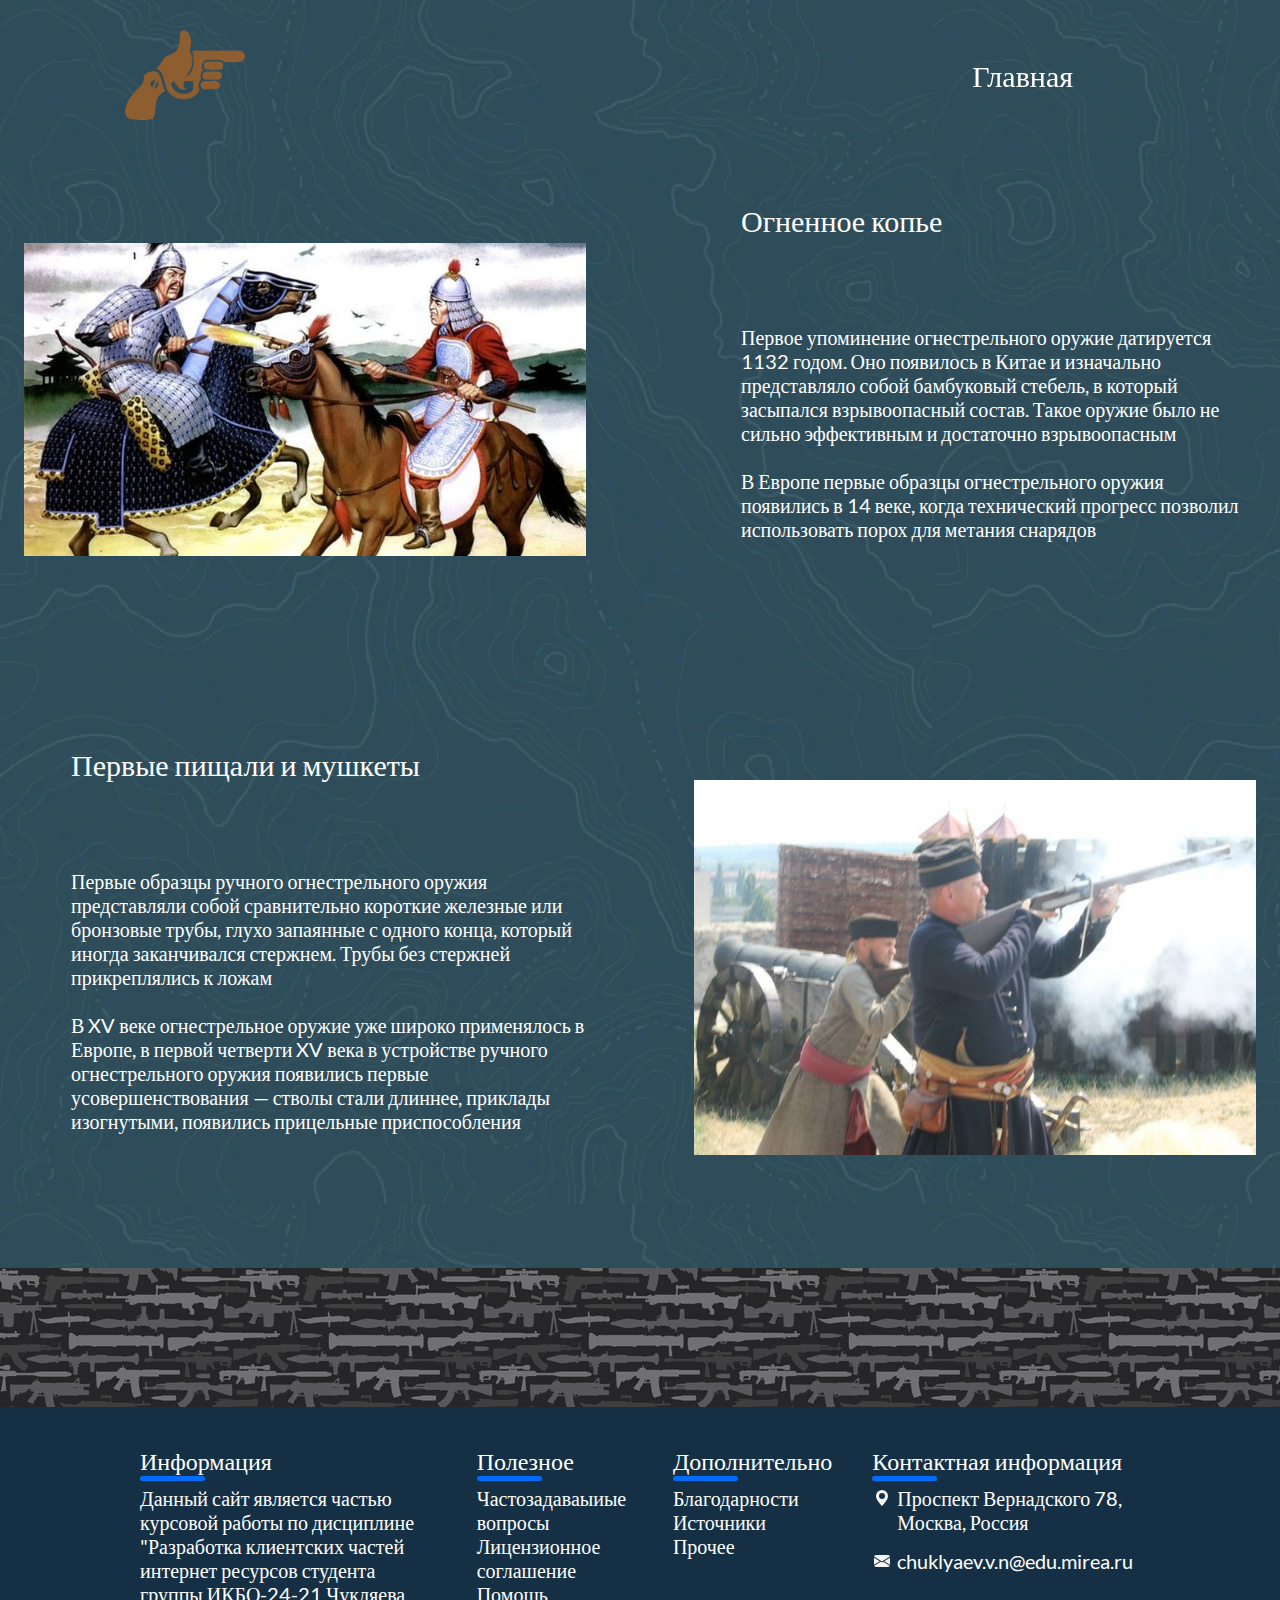
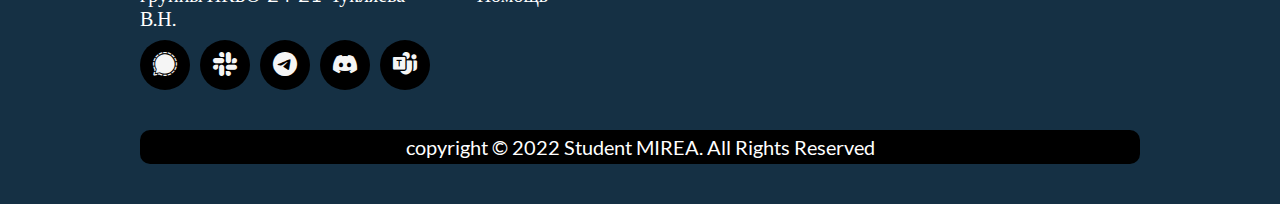
<file: hist3.html>
<!DOCTYPE html>
<html lang="en">

<head>
    <meta charset="UTF-8">
    <meta name="viewport" content="width=device-width, initial-scale=1.0">
    <title>weaponhist</title>
    <link rel="stylesheet" href="style.css">
    <link rel="icon" href="./img/logo.png" type="image/x-icon">
</head>

<body>
    <!-- Header start -->
    <header class="header">
        <div class="wrapper">
            <div class="header__wrapper">
                <div class="header__logo">
                    <a href="/" class="header__logo-link">
                        <img src="./img/logo.png" class="header__logo-pic">
                    </a>
                </div>

                <nav class="header__nav">
                    <ul class="header__list">
                        <li class="header__item">
                            <a href="index.html" class="header__link js-scroll">Главная</a>
                        </li>
                        <div class="header__nav-close">
                            <span class="header__nav-close-line"></span>
                            <span class="header__nav-close-line"></span>
                        </div>
                </nav>
                <div class="header__burger burger">
                    <span class="burger__line burger__line_first"></span>
                    <span class="burger__line burger__line_second"></span>
                    <span class="burger__line burger__line_third"></span>
                </div>
            </div>
        </div>
    </header>
    <!-- Header end -->



    <!-- Tours start -->

    <div class="tours hist" id="articles">
        <div class="wrapper-full">

            <div class="tours__tour tour">
                <div class="tour__pic">
                    <img src="./img/hist3-1.jpg" alt="Огненное копье" class="tour__thumb">
                </div>
                <div class="tour__info">
                    <h3 class="tour__title">
                        Огненное копье
                    </h3>
                    <p class="tour__desc">
                        Первое упоминение огнестрельного оружие датируется 1132 годом. Оно появилось в Китае и
                        изначально представляло собой бамбуковый стебель, в который засыпался взрывоопасный состав.
                        Такое оружие было не сильно эффективным и достаточно взрывоопасным
                        <br><br>
                        В Европе первые образцы огнестрельного оружия появились в 14 веке, когда технический прогресс
                        позволил использовать порох для метания снарядов
                    </p>
                </div>
            </div>

            <div class="tours__tour tour">
                <div class="tour__info">
                    <h3 class="tour__title">
                        Первые пищали и мушкеты
                    </h3>
                    <p class="tour__desc">
                        Первые образцы ручного огнестрельного оружия представляли собой сравнительно короткие железные
                        или бронзовые трубы, глухо запаянные с одного конца, который иногда заканчивался стержнем. Трубы
                        без стержней прикреплялись к ложам
                        <br><br>
                        В XV веке огнестрельное оружие уже широко применялось в Европе,
                        в первой четверти XV века в устройстве ручного огнестрельного оружия появились первые
                        усовершенствования — стволы стали длиннее, приклады изогнутыми, появились прицельные
                        приспособления
                    </p>
                </div>
                <div class="tour__pic tour__pic_mob-first">
                    <img src="./img/hist3-2.jpg" alt="Выстрел пищали" class="tour__thumb">
                </div>
            </div>
        </div>
    </div>

    <footer class="footer wrapper__footer">
        <div class="footer__about-us">
            <h1 class="footer__header">Информация</h1>
            <p>Данный сайт является частью курсовой работы по дисциплине "Разработка клиентских частей интернет ресурсов
                студента группы ИКБО-24-21 Чукляева В.Н.</p>
            <div class="footer__social">
                <a href="#!" class="icon-button">
                    <i class="bi bi-signal" style="font-size: 1.5rem; color: whitesmoke;"></i>
                </a>
                <a href="#!" class="icon-button">
                    <i class="bi bi-slack" style="font-size: 1.5rem; color: whitesmoke;"></i>
                </a>
                <a href="#!" class="icon-button">
                    <i class="bi bi-telegram" style="font-size: 1.5rem; color: whitesmoke;"></i>
                </a>
                <a href="#!" class="icon-button">
                    <i class="bi bi-discord" style="font-size: 1.5rem; color: whitesmoke;"></i>
                </a>
                <a href="#!" class="icon-button">
                    <i class="bi bi-microsoft-teams" style="font-size: 1.5rem; color: whitesmoke;"></i>
                </a>
            </div>
        </div>

        <div class="footer__container-links">
            <h1 class="footer__header">Полезное</h1>
            <ul>
                <li><a href="#!">Частозадаваыиые вопросы</a></li>
                <li><a href="#!">Лицензионное соглашение</a></li>
                <li><a href="#!">Помощь</a></li>
            </ul>
        </div>

        <div class="footer__shop">
            <h1 class="footer__header">Дополнительно</h1>
            <ul>
                <li><a href="#!">Благодарности</a></li>
                <li><a href="#!">Источники</a></li>
                <li><a href="#!">Прочее</a></li>
            </ul>
        </div>

        <address class="footer__address">
            <h1 class="footer__header">Контактная информация</h1>
            <ul>
                <li>
                    <a href="#!">Проспект Вернадского 78, Москва, Россия</a>
                </li>
                <li>
                    <a href="mailto:chuklyaev.v.n@edu.mirea.ru">chuklyaev.v.n@edu.mirea.ru</a>
                </li>
            </ul>
        </address>

        <address class="footer__root">copyright © 2022 Student MIREA. All Rights Reserved</address>
    </footer>

    <script src="./js/main-es5.min.js"></script>
</body>

</html>
</file>
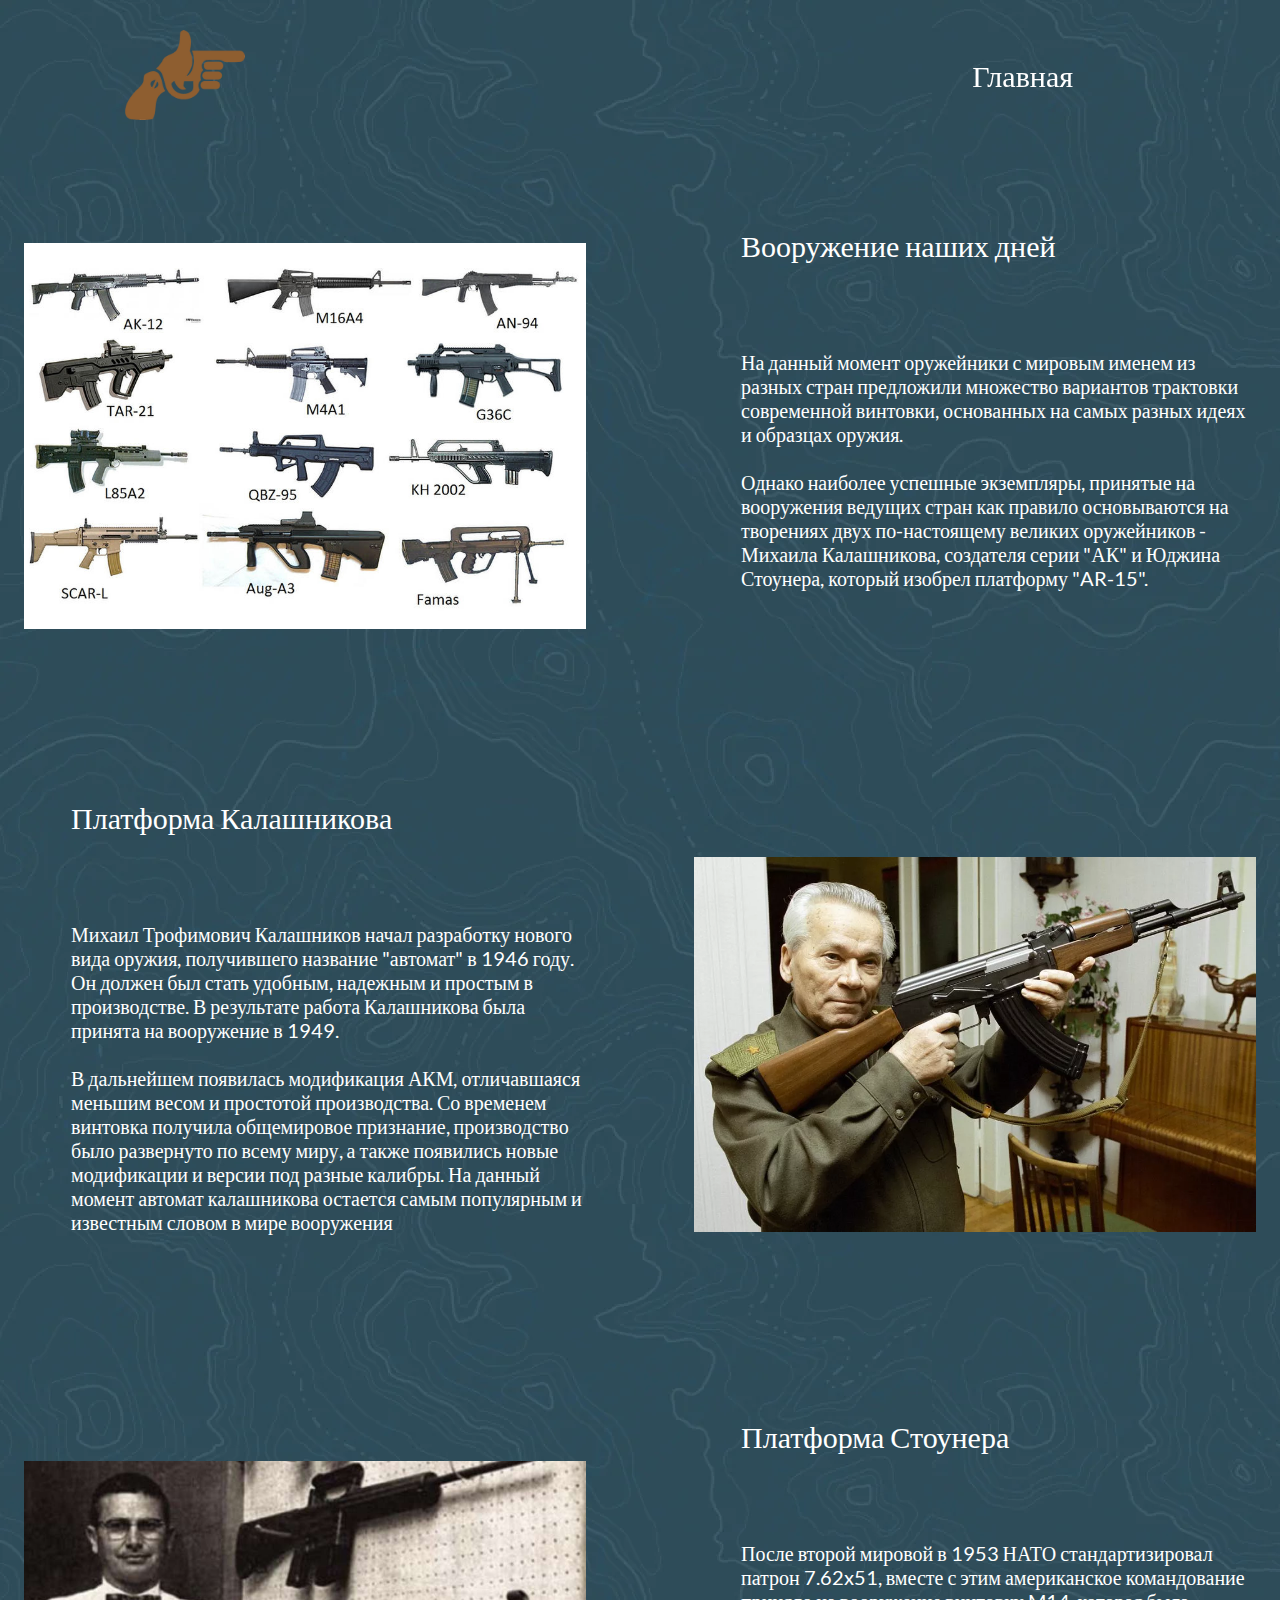
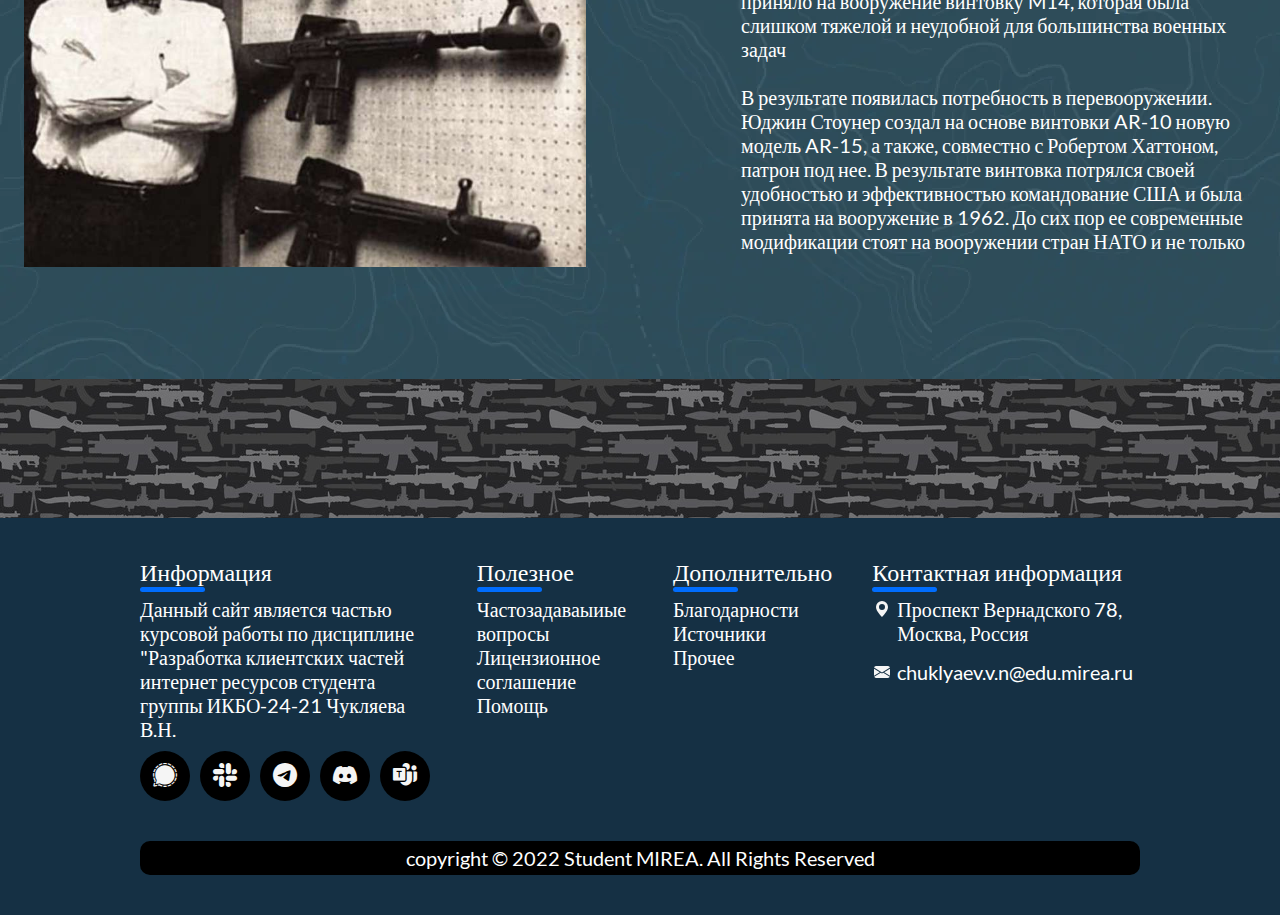
<file: hist4.html>
<!DOCTYPE html>
<html lang="en">

<head>
    <meta charset="UTF-8">
    <meta name="viewport" content="width=device-width, initial-scale=1.0">
    <title>weaponhist</title>
    <link rel="stylesheet" href="style.css">
    <link rel="icon" href="./img/logo.png" type="image/x-icon">
</head>

<body>
    <!-- Header start -->
    <header class="header">
        <div class="wrapper">
            <div class="header__wrapper">
                <div class="header__logo">
                    <a href="/" class="header__logo-link">
                        <img src="./img/logo.png" class="header__logo-pic">
                    </a>
                </div>

                <nav class="header__nav">
                    <ul class="header__list">
                        <li class="header__item">
                            <a href="index.html" class="header__link js-scroll">Главная</a>
                        </li>
                        <div class="header__nav-close">
                            <span class="header__nav-close-line"></span>
                            <span class="header__nav-close-line"></span>
                        </div>
                </nav>
                <div class="header__burger burger">
                    <span class="burger__line burger__line_first"></span>
                    <span class="burger__line burger__line_second"></span>
                    <span class="burger__line burger__line_third"></span>
                </div>
            </div>
        </div>
    </header>
    <!-- Header end -->



    <!-- Tours start -->

    <div class="tours hist" id="articles">
        <div class="wrapper-full">

            <div class="tours__tour tour">
                <div class="tour__pic">
                    <img src="./img/hist4-1.jpg" alt="1" class="tour__thumb">
                </div>
                <div class="tour__info">
                    <h3 class="tour__title">
                        Вооружение наших дней
                    </h3>
                    <p class="tour__desc">
                        На данный момент оружейники с мировым именем из разных стран предложили множество вариантов
                        трактовки современной винтовки, основанных на самых разных идеях и образцах оружия.
                        <br><br>
                        Однако наиболее успешные экземпляры, принятые на вооружения ведущих стран как правило
                        основываются на творениях двух по-настоящему великих оружейников - Михаила Калашникова,
                        создателя серии "АК" и Юджина Стоунера, который изобрел платформу "AR-15".
                    </p>
                </div>
            </div>

            <div class="tours__tour tour">
                <div class="tour__info">
                    <h3 class="tour__title">
                        Платформа Калашникова
                    </h3>
                    <p class="tour__desc">
                        Михаил Трофимович Калашников начал разработку нового вида оружия, получившего название "автомат"
                        в 1946 году. Он должен был стать удобным, надежным и простым в производстве. В результате работа
                        Калашникова была принята на вооружение в 1949.
                        <br><br>
                        В дальнейшем появилась модификация АКМ, отличавшаяся меньшим весом и простотой производства. Со
                        временем винтовка получила общемировое признание, производство было развернуто по всему миру, а
                        также появились новые модификации и версии под разные калибры. На данный момент автомат
                        калашникова остается самым популярным и известным словом в мире вооружения
                    </p>
                </div>
                <div class="tour__pic tour__pic_mob-first">
                    <img src="./img/hist4-2.webp" alt="2" class="tour__thumb">
                </div>
            </div>

            <div class="tours__tour tour">
                <div class="tour__pic">
                    <img src="./img/hist4-3.jpg" alt="3" class="tour__thumb">
                </div>
                <div class="tour__info">
                    <h3 class="tour__title">
                        Платформа Стоунера
                    </h3>
                    <p class="tour__desc">
                        После второй мировой в 1953 НАТО стандартизировал патрон 7.62x51, вместе с этим американское
                        командование приняло на вооружение винтовку M14, которая была слишком тяжелой и неудобной для
                        большинства военных задач
                        <br><br>
                        В результате появилась потребность в перевооружении. Юджин Стоунер создал на основе винтовки
                        AR-10 новую модель AR-15, а также, совместно с Робертом Хаттоном, патрон под нее. В результате
                        винтовка потрялся своей удобностью и эффективностью командование США и была принята на
                        вооружение в 1962. До сих пор ее современные модификации стоят на вооружении стран НАТО и не
                        только
                    </p>
                </div>
            </div>
        </div>
    </div>

    <footer class="footer wrapper__footer">
        <div class="footer__about-us">
            <h1 class="footer__header">Информация</h1>
            <p>Данный сайт является частью курсовой работы по дисциплине "Разработка клиентских частей интернет ресурсов
                студента группы ИКБО-24-21 Чукляева В.Н.</p>
            <div class="footer__social">
                <a href="#!" class="icon-button">
                    <i class="bi bi-signal" style="font-size: 1.5rem; color: whitesmoke;"></i>
                </a>
                <a href="#!" class="icon-button">
                    <i class="bi bi-slack" style="font-size: 1.5rem; color: whitesmoke;"></i>
                </a>
                <a href="#!" class="icon-button">
                    <i class="bi bi-telegram" style="font-size: 1.5rem; color: whitesmoke;"></i>
                </a>
                <a href="#!" class="icon-button">
                    <i class="bi bi-discord" style="font-size: 1.5rem; color: whitesmoke;"></i>
                </a>
                <a href="#!" class="icon-button">
                    <i class="bi bi-microsoft-teams" style="font-size: 1.5rem; color: whitesmoke;"></i>
                </a>
            </div>
        </div>

        <div class="footer__container-links">
            <h1 class="footer__header">Полезное</h1>
            <ul>
                <li><a href="#!">Частозадаваыиые вопросы</a></li>
                <li><a href="#!">Лицензионное соглашение</a></li>
                <li><a href="#!">Помощь</a></li>
            </ul>
        </div>

        <div class="footer__shop">
            <h1 class="footer__header">Дополнительно</h1>
            <ul>
                <li><a href="#!">Благодарности</a></li>
                <li><a href="#!">Источники</a></li>
                <li><a href="#!">Прочее</a></li>
            </ul>
        </div>

        <address class="footer__address">
            <h1 class="footer__header">Контактная информация</h1>
            <ul>
                <li>
                    <a href="#">Проспект Вернадского 78, Москва, Россия</a>
                </li>
                <li>
                    <a href="mailto:chuklyaev.v.n@edu.mirea.ru">chuklyaev.v.n@edu.mirea.ru</a>
                </li>
            </ul>
        </address>

        <address class="footer__root">copyright © 2022 Student MIREA. All Rights Reserved</address>
    </footer>

    <script src="./js/main-es5.min.js"></script>
</body>

</html>
</file>
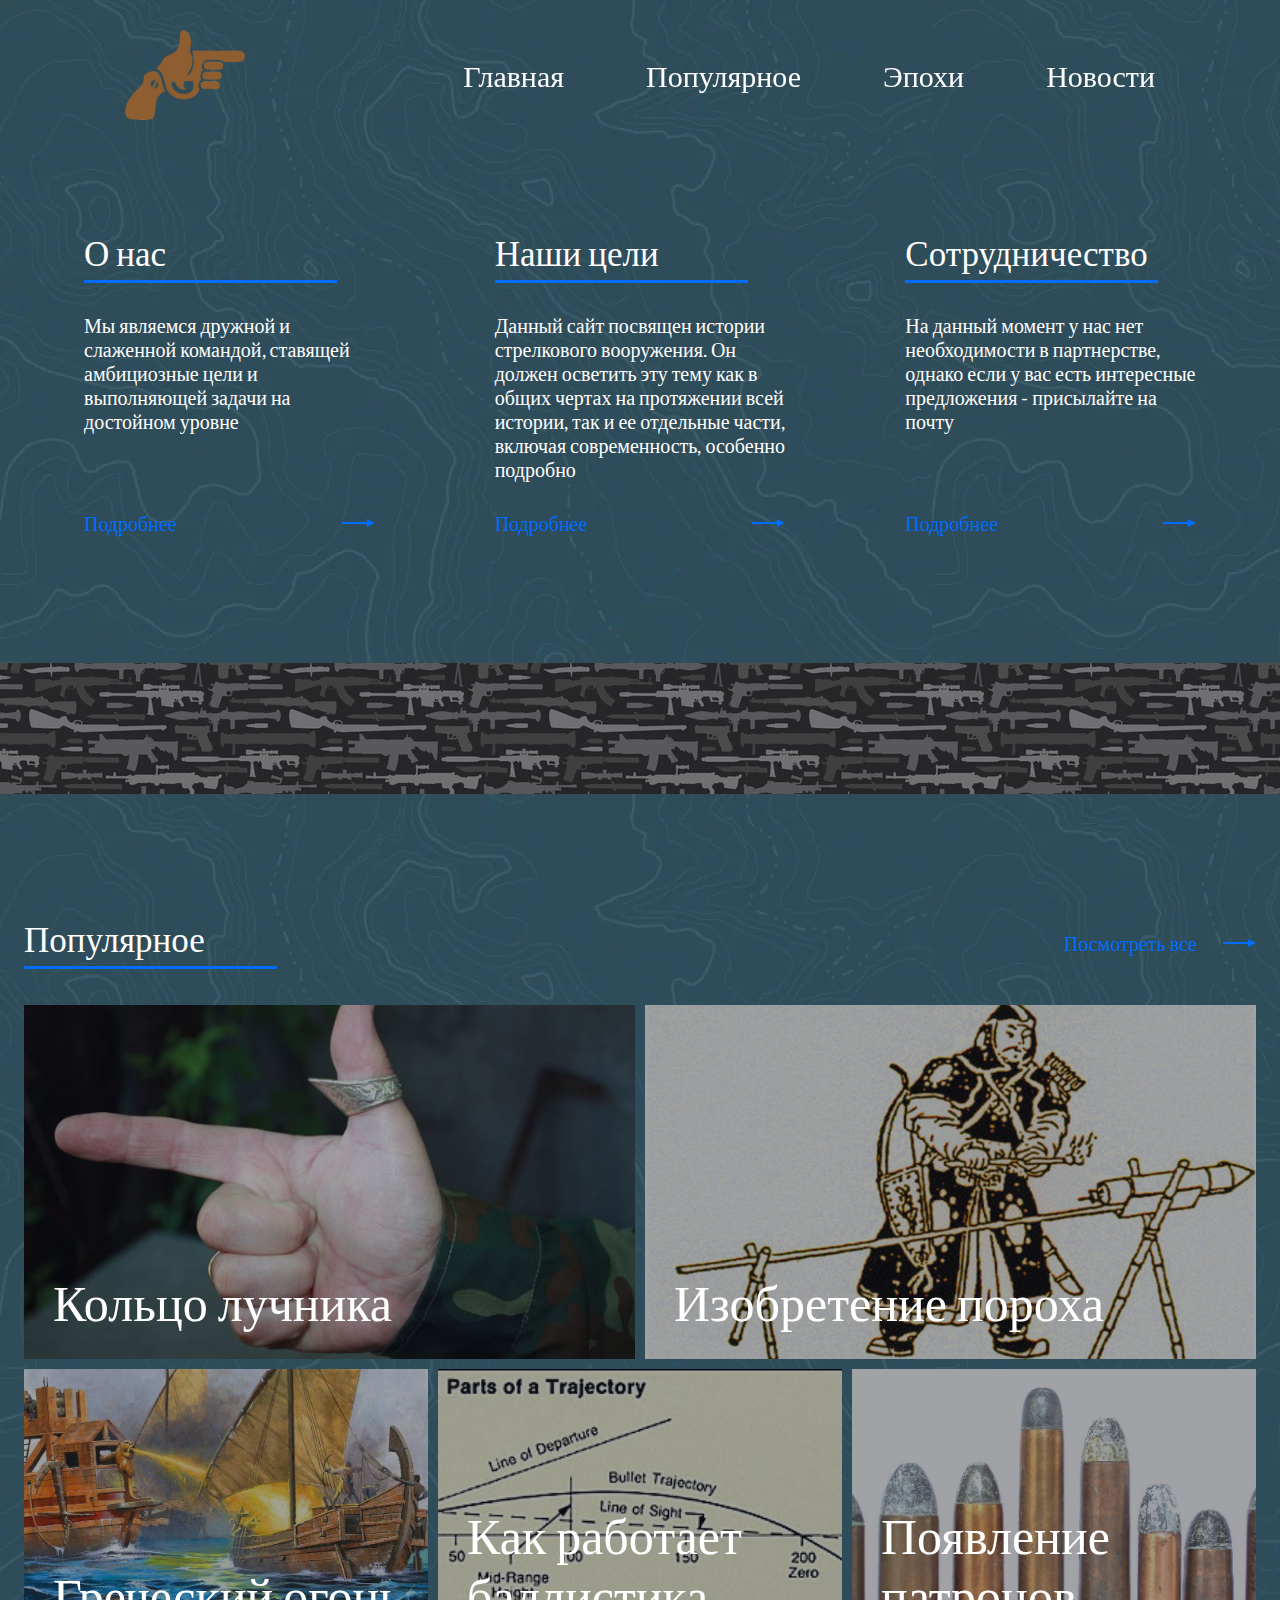
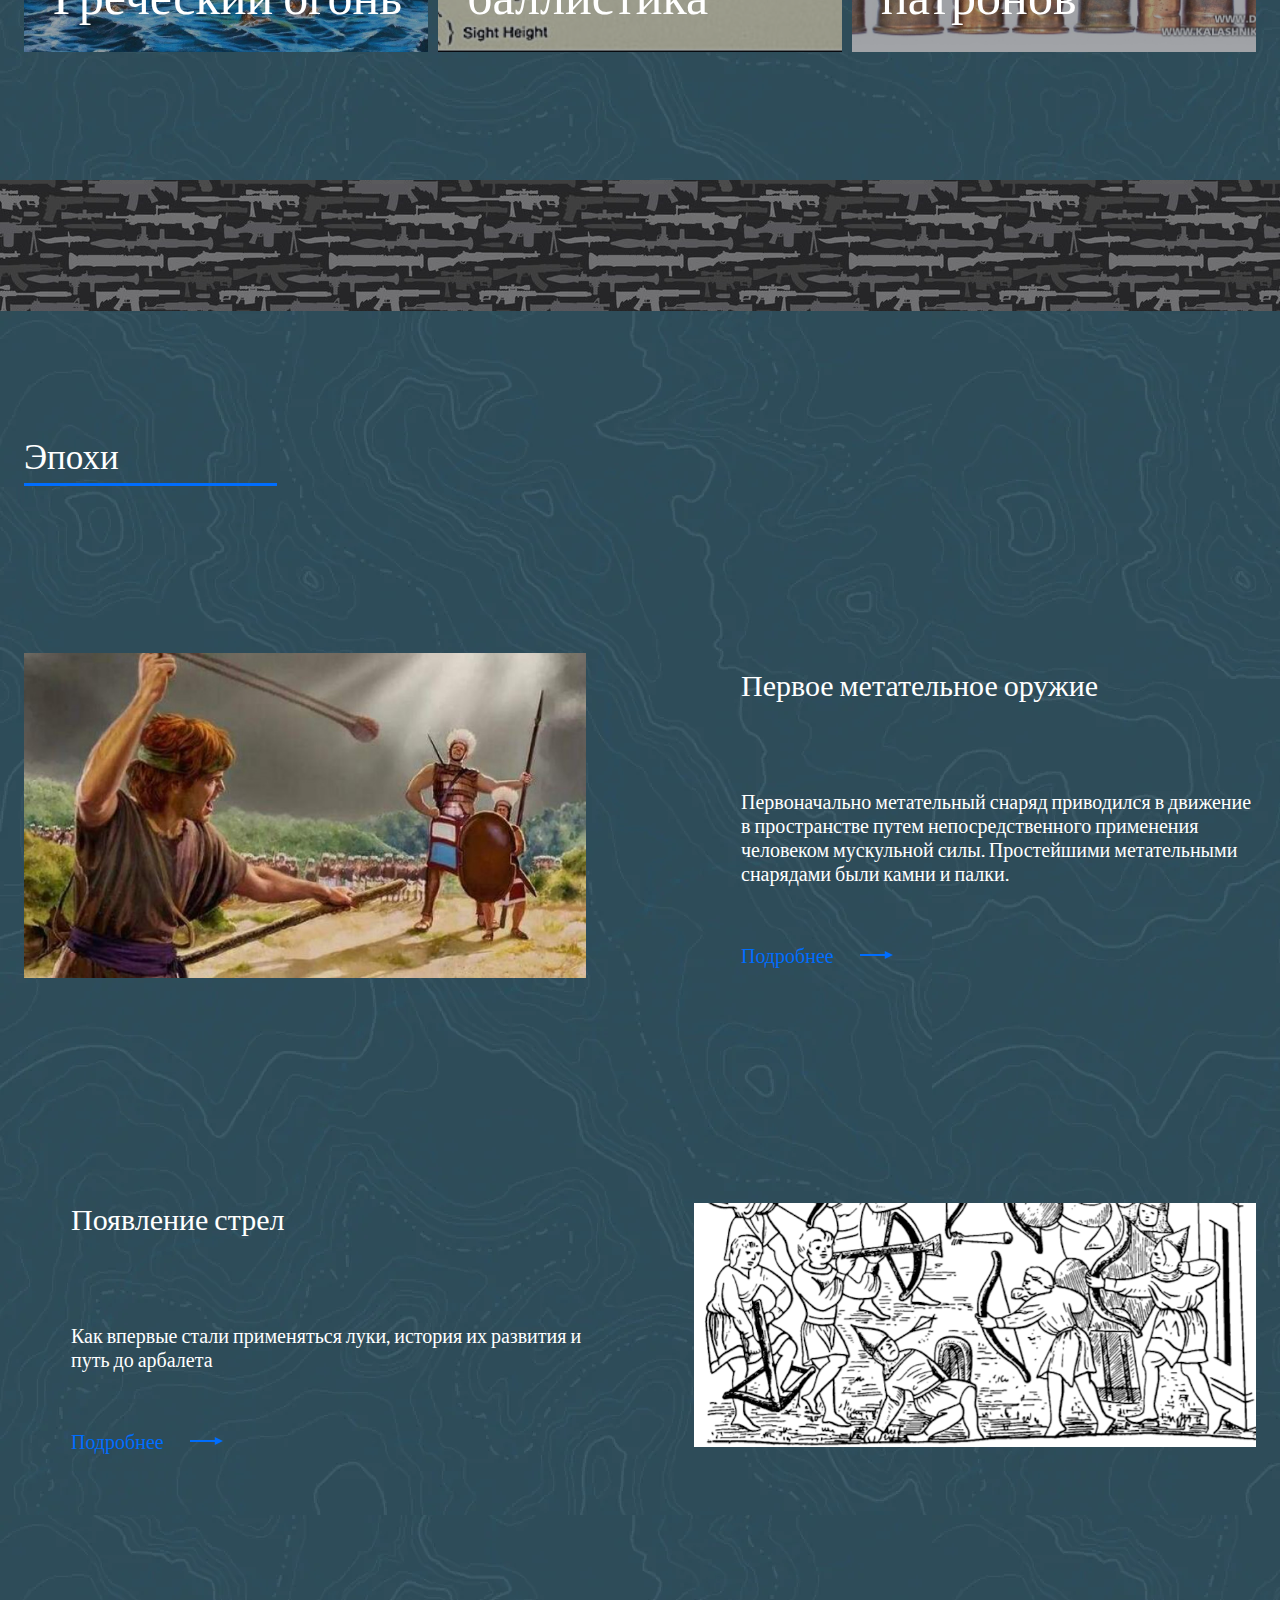
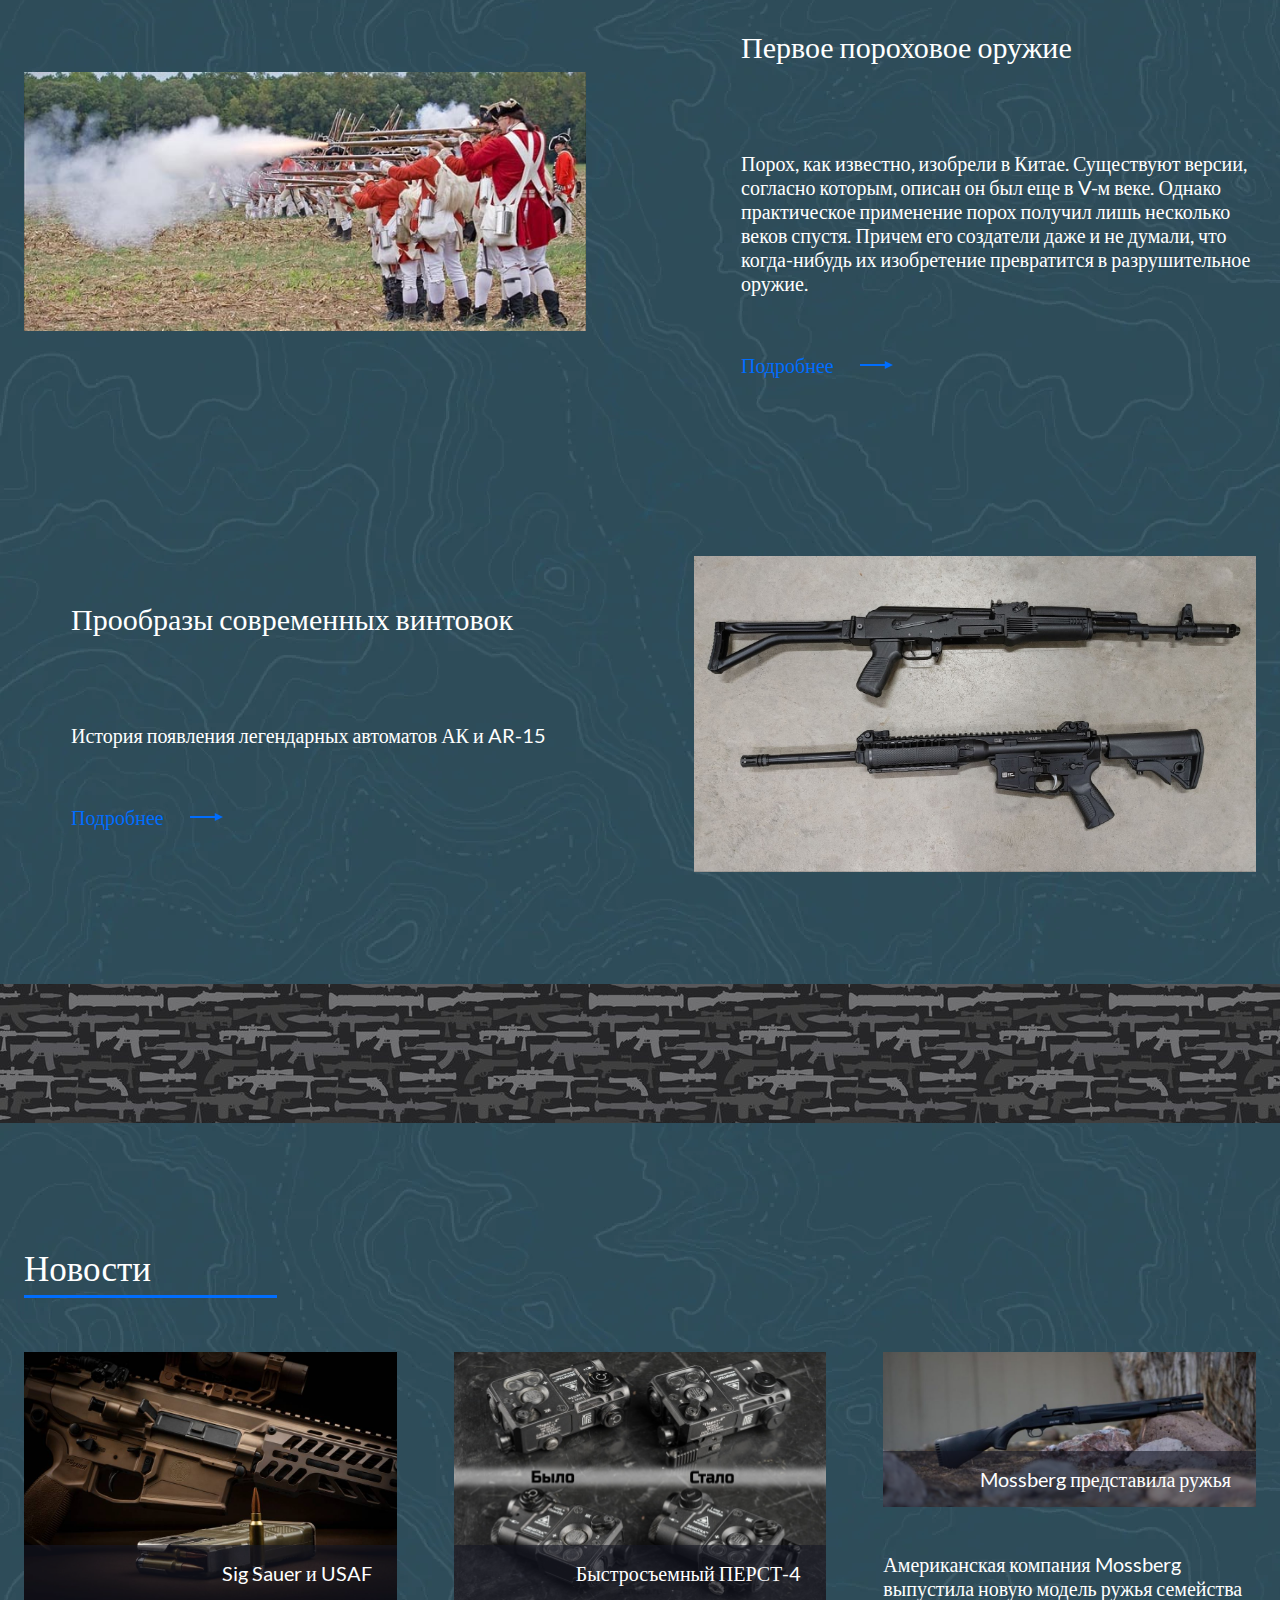
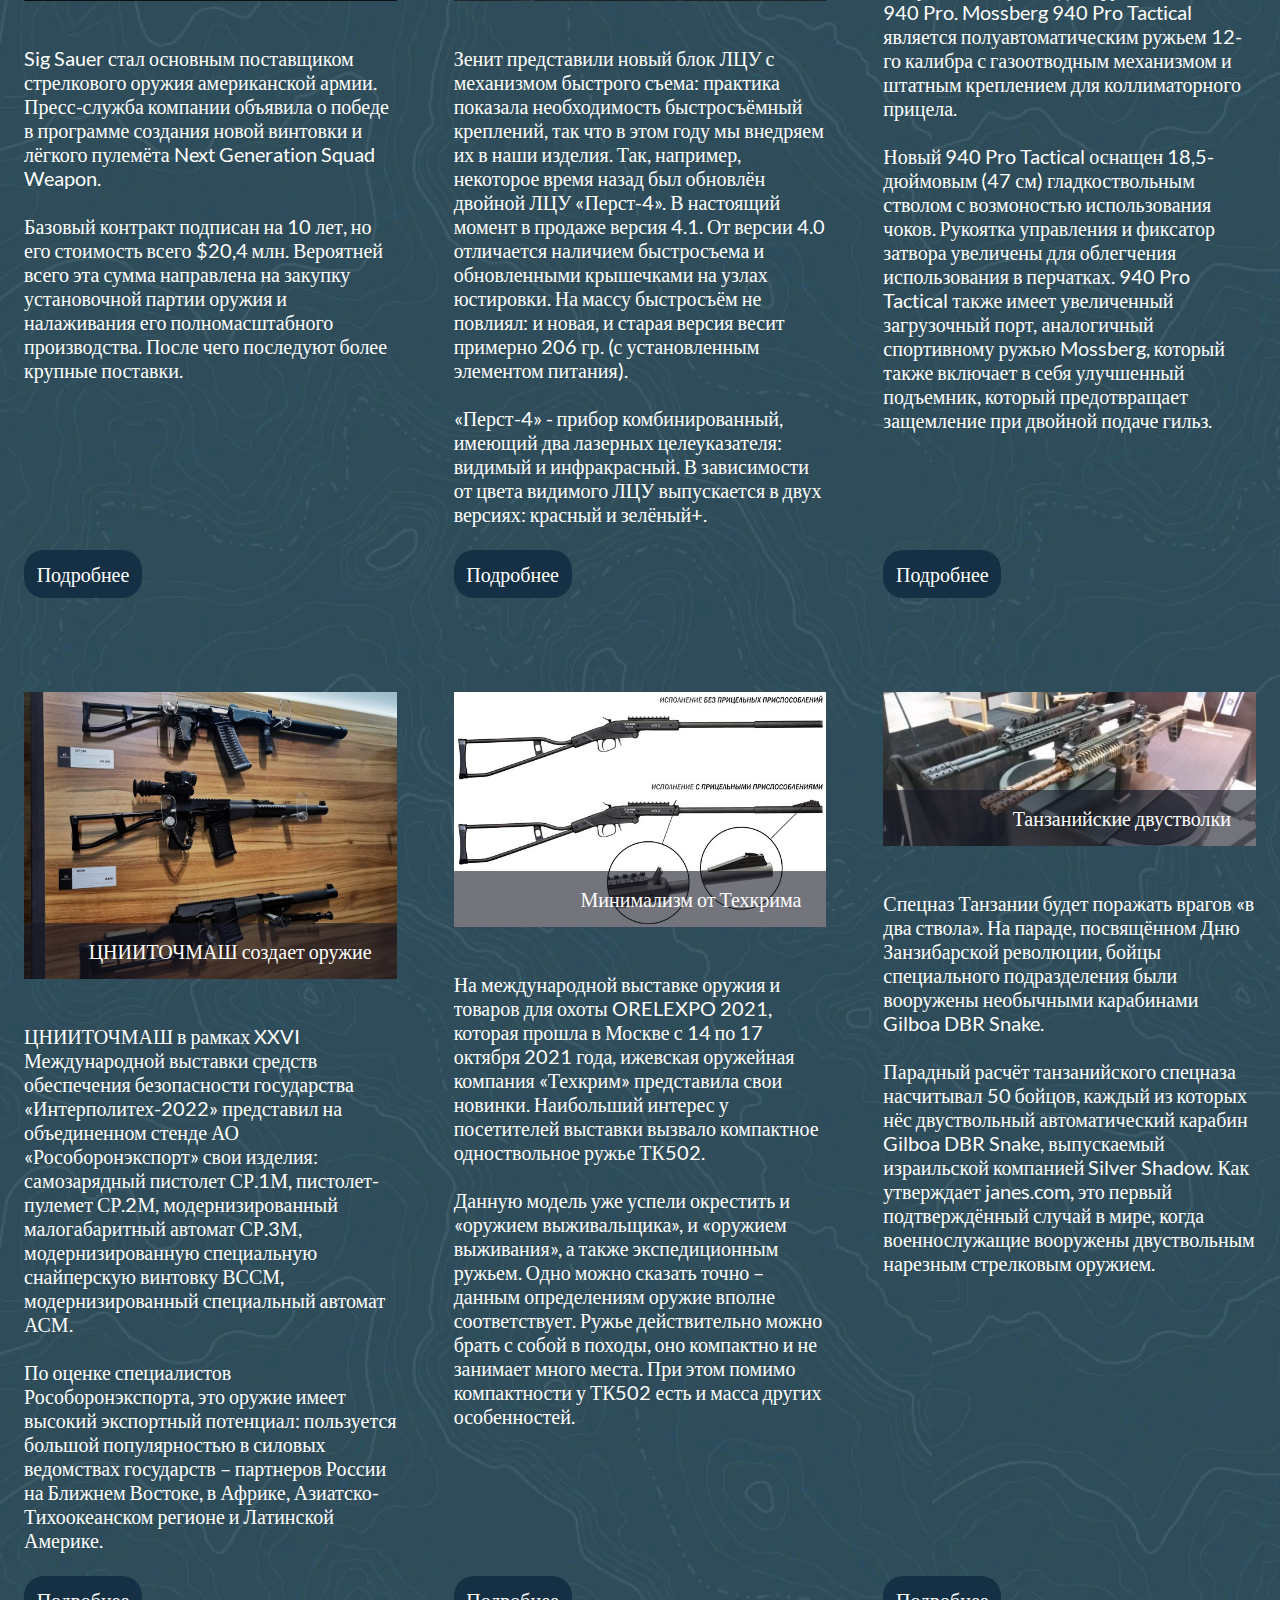
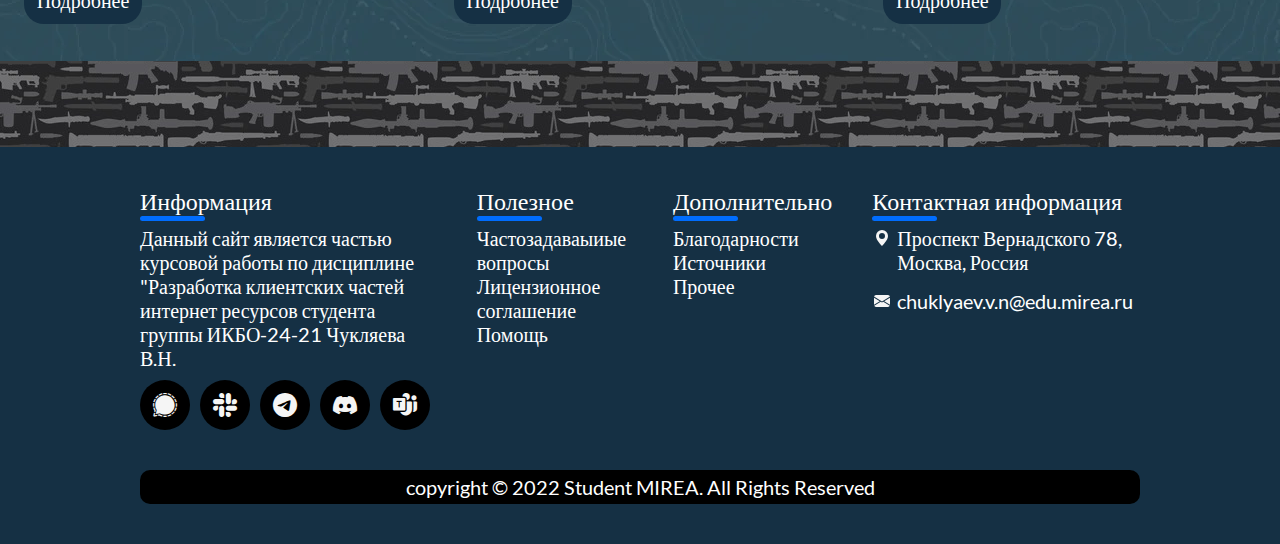
<file: main.html>
<!DOCTYPE html>
<html lang="en">

<head>
    <meta charset="UTF-8">
    <meta name="viewport" content="width=device-width, initial-scale=1.0">
    <title>История пушек</title>
    <link rel="stylesheet" href="style.css">
    <link rel="icon" href="img/logo.png" type="img">
</head>

<body>
    <!-- Header start -->
    <header class="header">
        <div class="wrapper">
            <div class="header__wrapper">
                <div class="header__logo">
                    <a href="/" class="header__logo-link">
                        <img src="./img/logo.png" class="header__logo-pic">
                    </a>
                </div>

                <nav class="header__nav">
                    <ul class="header__list">
                        <li class="header__item">
                            <a href="#main" class="header__link js-scroll">Главная</a>
                        </li>
                        <li class="header__item">
                            <a href="#popular" class="header__link js-scroll">Популярное</a>
                        </li>
                        <li class="header__item">
                            <a href="#ages" class="header__link js-scroll">Эпохи</a>
                        </li>
                        <li class="header__item">
                            <a href="#news" class="header__link js-scroll">Новости</a>
                        </li>
                    </ul>
                    <div class="header__nav-close">
                        <span class="header__nav-close-line"></span>
                        <span class="header__nav-close-line"></span>
                    </div>
                </nav>
                <div class="header__burger burger">
                    <span class="burger__line burger__line_first"></span>
                    <span class="burger__line burger__line_second"></span>
                    <span class="burger__line burger__line_third"></span>
                </div>
            </div>
        </div>
    </header>
    <!-- Header end -->


    <main class="main">
        <!-- about us start -->
        <section class="about-us" id="main">
            <div class="wrapper-full about-us__container">
                <div class="about-us__cards">
                    <h2 class="section-title">О нас</h2>
                    <p class="about-us__desc">Мы являемся дружной и слаженной командой, ставящей амбициозные цели и
                        выполняющей задачи на достойном уровне</p>
                    <a href="#!" class="about-us__view-all">Подробнее</a>
                </div>
                <div class="about-us__cards">
                    <h2 class="section-title">Наши цели</h2>
                    <p class="about-us__desc">Данный сайт посвящен истории стрелкового вооружения. Он должен осветить
                        эту тему как в общих чертах на протяжении всей истории, так и ее отдельные части, включая
                        современность, особенно подробно</p>
                    <a href="#!" class="about-us__view-all">Подробнее</a>
                </div>
                <div class="about-us__cards">
                    <h2 class="section-title">Сотрудничество</h2>
                    <p class="about-us__desc">На данный момент у нас нет необходимости в партнерстве, однако если у вас
                        есть интересные предложения - присылайте на почту</p>
                    <a href="#!" class="about-us__view-all">Подробнее</a>
                </div>
            </div>


        </section>
        <!-- about us end -->
        <!-- Places start -->
        <section class="places" id="popular">
            <div class="wrapper-full">
                <div class="places__caption">
                    <h2 class="places__title section-title">
                        Популярное
                    </h2>
                    <a href="#!" class="places__view-all">Посмотреть все</a>
                </div>

                <div class="places__cards">

                    <div class="places__card places__card_size_lg">
                        <img src="./img/thumb_ring.jpg" alt="thumb_ring"
                            class="places__card-pic places__card-pic_size_lg">
                        <h3 class="places__card-title">
                            Кольцо лучника
                        </h3>
                        <a href="#!" class="places__card-link"></a>
                    </div>

                    <div class="places__card places__card_size_lg">
                        <img src="./img/gunpowder.jpg" alt="gunpowder"
                            class="places__card-pic places__card-pic_size_lg">
                        <h3 class="places__card-title">
                            Изобретение пороха
                        </h3>
                        <a href="#!" class="places__card-link"></a>
                    </div>

                    <div class="places__card places__card_size_sm">
                        <img src="./img/greek_fire.jpg" alt="греческий огонь"
                            class="places__card-pic places__card-pic_size_sm">
                        <h3 class="places__card-title">
                            Греческий огонь
                        </h3>
                        <a href="#!" class="places__card-link"></a>
                    </div>

                    <div class="places__card places__card_size_sm">
                        <img src="./img/ballistics.jpg" alt="ballistics"
                            class="places__card-pic places__card-pic_size_sm">
                        <h3 class="places__card-title">
                            Как работает баллистика
                        </h3>
                        <a href="#!" class="places__card-link"></a>
                    </div>

                    <div class="places__card places__card_size_sm">
                        <img src="./img/catridge.jpg" alt="патроны" class="places__card-pic places__card-pic_size_sm">
                        <h3 class="places__card-title">
                            Появление патронов
                        </h3>
                        <a href="#!" class="places__card-link"></a>
                    </div>

                </div>
            </div>
        </section>
        <!-- Places end -->

        <!-- Tours start -->

        <div class="tours" id="ages">
            <div class="wrapper-full">
                <h2 class="top__title section-title">
                    Эпохи
                </h2>

                <div class="tours__tour tour">
                    <div class="tour__pic">
                        <img src="./img/prascha.jpg" alt="Праща" class="tour__thumb">
                    </div>
                    <div class="tour__info">
                        <h3 class="tour__title">
                            Первое метательное оружие
                        </h3>
                        <p class="tour__desc">
                            Первоначально метательный снаряд приводился в движение в пространстве путем
                            непосредственного применения человеком мускульной силы. Простейшими метательными снарядами
                            были камни и палки.
                        </p>
                        <a href="hist1.html" class="tour__more">Подробнее</a>
                    </div>
                </div>

                <div class="tours__tour tour">
                    <div class="tour__info">
                        <h3 class="tour__title">
                            Появление стрел
                        </h3>
                        <p class="tour__desc">
                            Как впервые стали применяться луки, история их развития и путь до арбалета
                        </p>
                        <a href="hist2.html" class="tour__more">Подробнее</a>
                    </div>
                    <div class="tour__pic tour__pic_mob-first">
                        <img src="./img/bows.png" alt="bows" class="tour__thumb">
                    </div>
                </div>

                <div class="tours__tour tour">
                    <div class="tour__pic">
                        <img src="./img/muskets.jpg" alt="muskets" class="tour__thumb">
                    </div>
                    <div class="tour__info">
                        <h3 class="tour__title">
                            Первое пороховое оружие
                        </h3>
                        <p class="tour__desc">
                            Порох, как известно, изобрели в Китае. Существуют версии, согласно которым, описан он был
                            еще в V-м веке. Однако практическое применение порох получил лишь несколько веков спустя.
                            Причем его создатели даже и не думали, что когда-нибудь их изобретение превратится в
                            разрушительное оружие.
                        </p>
                        <a href="hist3.html" class="tour__more">Подробнее</a>
                    </div>
                </div>

                <div class="tours__tour tour">
                    <div class="tour__info">
                        <h3 class="tour__title">
                            Прообразы современных винтовок
                        </h3>
                        <p class="tour__desc">
                            История появления легендарных автоматов АК и AR-15
                        </p>
                        <a href="hist4.html" class="tour__more">Подробнее</a>
                    </div>
                    <div class="tour__pic tour__pic_mob-first">
                        <img src="./img/AK-47-VS-AR15.jpg" alt="платформы" class="tour__thumb">
                    </div>
                </div>

            </div>
        </div>

        <!-- Tours start -->

        <!-- Top start -->
        <section class="top" id="news">
            <div class="wrapper-full">
                <h2 class="top__title section-title">
                    Новости
                </h2>

                <div class="top__cards">

                    <div class="top__card">
                        <div class="top__card-pic">
                            <img src="./img/news1.jpg" alt="вс" class="top__card-thumb">
                            <div class="top__card-stats">
                                <h3 class="top__card-title">
                                    Sig Sauer и USAF
                                </h3>
                            </div>
                        </div>
                        <p class="top__card-desc">
                            Sig Sauer стал основным поставщиком стрелкового оружия американской армии. Пресс-служба
                            компании объявила о победе в программе создания новой винтовки и лёгкого
                            пулемёта Next Generation Squad Weapon.<br><br>
                            Базовый контракт подписан на 10 лет, но его стоимость всего $20,4 млн. Вероятней всего эта
                            сумма направлена на закупку установочной партии оружия и налаживания его полномасштабного
                            производства. После чего последуют более крупные поставки.
                        </p>
                        <a href="https://warspot.ru/21662-armiya-ssha-perehodit-na-novyy-kalibr-strelkovogo-oruzhiya"
                            class="top__card-more">Подробнее</a>
                    </div>

                    <div class="top__card">
                        <div class="top__card-pic">
                            <img src="./img/news2.jpg" alt="перст" class="top__card-thumb">
                            <div class="top__card-stats">
                                <h3 class="top__card-title">
                                    Быстросъемный ПЕРСТ-4
                                </h3>
                            </div>
                        </div>
                        <p class="top__card-desc">
                            Зенит представили новый блок ЛЦУ с механизмом быстрого съема: практика показала
                            необходимость быстросъёмный креплений, так что в этом году мы внедряем их в наши изделия.
                            Так, например, некоторое время назад был обновлён двойной ЛЦУ «Перст-4». В настоящий момент
                            в продаже версия 4.1. От версии 4.0 отличается наличием быстросъема и обновленными
                            крышечками на узлах юстировки. На массу быстросъём не повлиял: и новая, и старая версия
                            весит примерно 206 гр. (с установленным элементом питания).
                            <br><br>
                            «Перст-4» - прибор комбинированный, имеющий два лазерных целеуказателя: видимый и
                            инфракрасный. В зависимости от цвета видимого ЛЦУ выпускается в двух версиях: красный и
                            зелёный+.
                            <br><br>
                        </p>
                        <a href="https://zenitco.ru/novosti/perst-4-teper-s-bystrosyemom/"
                            class="top__card-more">Подробнее</a>
                    </div>

                    <div class="top__card">
                        <div class="top__card-pic">
                            <img src="./img/news3.jpg" alt="мосберг" class="top__card-thumb">
                            <div class="top__card-stats">
                                <h3 class="top__card-title">
                                    Mossberg представила ружья
                                </h3>
                            </div>
                        </div>
                        <p class="top__card-desc">
                            Американская компания Mossberg выпустила новую модель ружья семейства 940 Pro. Mossberg 940
                            Pro Tactical является полуавтоматическим ружьем 12-го калибра с газоотводным механизмом и
                            штатным креплением для коллиматорного прицела.
                            <br><br>
                            Новый 940 Pro Tactical оснащен 18,5-дюймовым (47 см) гладкоствольным стволом с возмоностью
                            использования чоков. Рукоятка управления и фиксатор затвора увеличены для облегчения
                            использования в перчатках. 940 Pro Tactical также имеет увеличенный загрузочный порт,
                            аналогичный спортивному ружью Mossberg, который также включает в себя улучшенный подъемник,
                            который предотвращает защемление при двойной подаче гильз.
                        </p>
                        <a href="https://warspot.ru/21577-mossberg-predstavil-novyy-takticheskiy-drobovik"
                            class="top__card-more">Подробнее</a>
                    </div>

                    <div class="top__card">
                        <div class="top__card-pic">
                            <img src="./img/news4.jpg" alt="оружие" class="top__card-thumb">
                            <div class="top__card-stats">
                                <h3 class="top__card-title">
                                    ЦНИИТОЧМАШ создает оружие
                                </h3>
                                <div class="top__card-likes">
                                </div>
                            </div>
                        </div>
                        <p class="top__card-desc">
                            ЦНИИТОЧМАШ в рамках XXVI Международной выставки средств обеспечения безопасности государства
                            «Интерполитех-2022» представил на объединенном стенде АО «Рособоронэкспорт» свои изделия:
                            самозарядный пистолет СР.1М, пистолет-пулемет СР.2М, модернизированный малогабаритный
                            автомат СР.3М, модернизированную специальную снайперскую винтовку ВССМ, модернизированный
                            специальный автомат АСМ.
                            <br><br>
                            По оценке специалистов Рособоронэкспорта, это оружие имеет высокий экспортный потенциал:
                            пользуется большой популярностью в силовых ведомствах государств – партнеров России на
                            Ближнем Востоке, в Африке, Азиатско-Тихоокеанском регионе и Латинской Америке.
                            <br><br>
                        </p>
                        <a href="https://kalashnikovgroup.ru/news/tsniitochmash_sozdaet_strelkovoe_oruzhie-_obladayushchee_vysokim_eksportnym_potentsialom"
                            class="top__card-more">Подробнее</a>
                    </div>

                    <div class="top__card">
                        <div class="top__card-pic">
                            <img src="./img/news5.jpg" alt="техкрим" class="top__card-thumb">
                            <div class="top__card-stats">
                                <h3 class="top__card-title">
                                    Минимализм от Техкрима
                                </h3>
                            </div>
                        </div>
                        <p class="top__card-desc">
                            На международной выставке оружия и товаров для охоты ORELEXPO 2021, которая прошла в Москве
                            с 14 по 17 октября 2021 года, ижевская оружейная компания «Техкрим» представила свои
                            новинки. Наибольший интерес у посетителей выставки вызвало компактное одноствольное ружье
                            ТК502.
                            <br><br>
                            Данную модель уже успели окрестить и «оружием выживальщика», и «оружием выживания», а также
                            экспедиционным ружьем. Одно можно сказать точно – данным определениям оружие вполне
                            соответствует. Ружье действительно можно брать с собой в походы, оно компактно и не занимает
                            много места. При этом помимо компактности у ТК502 есть и масса других особенностей.
                        </p>
                        <a href="https://topwar.ru/189556-rossijskoe-ruzhe-vyzhivanija-tk502.html"
                            class="top__card-more">Подробнее</a>
                    </div>

                    <div class="top__card">
                        <div class="top__card-pic">
                            <img src="./img/news6.jpg" alt="танзания" class="top__card-thumb">
                            <div class="top__card-stats">
                                <h3 class="top__card-title">
                                    Танзанийские двустволки
                                </h3>
                            </div>
                        </div>
                        <p class="top__card-desc">
                            Спецназ Танзании будет поражать врагов «в два ствола». На параде, посвящённом Дню
                            Занзибарской революции, бойцы
                            специального подразделения были вооружены необычными карабинами Gilboa DBR Snake.
                            <br><br>
                            Парадный расчёт танзанийского спецназа насчитывал 50 бойцов, каждый из которых нёс
                            двуствольный автоматический карабин Gilboa DBR Snake, выпускаемый израильской компанией
                            Silver Shadow. Как утверждает janes.com, это первый подтверждённый случай в мире, когда
                            военнослужащие вооружены двуствольным нарезным стрелковым оружием.
                        </p>
                        <a href="https://warspot.ru/21279-spetsnaz-tanzanii-i-ego-dvustvolki"
                            class="top__card-more">Подробнее</a>
                    </div>

                </div>
            </div>
        </section>
        <!-- Top end -->
    </main>

    <footer class="footer wrapper__footer">
        <div class="footer__about-us">
            <h1 class="footer__header">Информация</h1>
            <p>Данный сайт является частью курсовой работы по дисциплине "Разработка клиентских частей интернет ресурсов
                студента группы ИКБО-24-21 Чукляева В.Н.</p>
            <div class="footer__social">
                <a href="#" class="icon-button">
                    <i class="bi bi-signal" style="font-size: 1.5rem; color: whitesmoke;"></i>
                </a>
                <a href="#!" class="icon-button">
                    <i class="bi bi-slack" style="font-size: 1.5rem; color: whitesmoke;"></i>
                </a>
                <a href="#!" class="icon-button">
                    <i class="bi bi-telegram" style="font-size: 1.5rem; color: whitesmoke;"></i>
                </a>
                <a href="#!" class="icon-button">
                    <i class="bi bi-discord" style="font-size: 1.5rem; color: whitesmoke;"></i>
                </a>
                <a href="#!" class="icon-button">
                    <i class="bi bi-microsoft-teams" style="font-size: 1.5rem; color: whitesmoke;"></i>
                </a>
            </div>
        </div>

        <div class="footer__container-links">
            <h1 class="footer__header">Полезное</h1>
            <ul>
                <li><a href="#!">Частозадаваыиые вопросы</a></li>
                <li><a href="#!">Лицензионное соглашение</a></li>
                <li><a href="#!">Помощь</a></li>
            </ul>
        </div>

        <div class="footer__shop">
            <h1 class="footer__header">Дополнительно</h1>
            <ul>
                <li><a href="#!">Благодарности</a></li>
                <li><a href="#!">Источники</a></li>
                <li><a href="#!">Прочее</a></li>
            </ul>
        </div>

        <address class="footer__address">
            <h1 class="footer__header">Контактная информация</h1>
            <ul>
                <li>
                    <a href="#!">Проспект Вернадского 78, Москва, Россия</a>
                </li>
                <li>
                    <a href="mailto:chuklyaev.v.n@edu.mirea.ru">chuklyaev.v.n@edu.mirea.ru</a>
                </li>
            </ul>
        </address>

        <address class="footer__root">copyright © 2022 Student MIREA. All Rights Reserved</address>
    </footer>

    <script src="./js/main-es5.min.js"></script>
</body>

</html>
</file>
<file: style.css>
/* 
   License: none (public domain)
*/


@import url("https://cdn.jsdelivr.net/npm/bootstrap-icons@1.9.1/font/bootstrap-icons.css");

html, body, div, span, applet, object, iframe,
h1, h2, h3, h4, h5, h6, p, blockquote, pre,
a, abbr, acronym, address, big, cite, code,
del, dfn, em, img, ins, kbd, q, s, samp,
small, strike, strong, sub, sup, tt, var,
b, u, i, center,
dl, dt, dd, ol, ul, li,
fieldset, form, label, legend,
table, caption, tbody, tfoot, thead, tr, th, td,
article, aside, canvas, details, embed,
figure, figcaption, footer, header, hgroup,
menu, nav, output, ruby, section, summary,
time, mark, audio, video {
  margin: 0;
	padding: 0;
	border: 0;
	font-size: 100%;
	font: inherit;
	vertical-align: baseline;
}

:focus {
    outline: 0;
}

/* HTML5 display*/
article, aside, details, figcaption, figure,
footer, header, hgroup, menu, nav, section {
	display: block;
}

::-webkit-scrollbar {
    width: 6px; /* width of the entire scrollbar */
}

::-webkit-scrollbar-track {
    background: #0f4755; /* color of the tracking area */
}

::-webkit-scrollbar-thumb {
    background-color: #153044; /* color of the scroll thumb */
    border-radius: 20px; /* roundness of the scroll thumb */ /* creates padding around scroll thumb */
}

body {
	line-height: 1;
}

ol, ul {
	list-style: none;
}

blockquote, q {
	quotes: none;
}

blockquote:before, blockquote:after,
q:before, q:after {
	content: '';
	content: none;
}

table {
	border-collapse: collapse;
	border-spacing: 0;
}

input[type=search]::-webkit-search-cancel-button,
input[type=search]::-webkit-search-decoration,
input[type=search]::-webkit-search-results-button,
input[type=search]::-webkit-search-results-decoration {
    -webkit-appearance: none;
    -moz-appearance: none;
}

input[type=search] {
    -webkit-appearance: none;
    -moz-appearance: none;
    -webkit-box-sizing: content-box;
    box-sizing: content-box;
}

textarea {
    overflow: auto;
    vertical-align: top;
    resize: vertical;
}


audio,
canvas,
video {
    display: inline-block;
    *display: inline;
    *zoom: 1;
    max-width: 100%;
}

audio:not([controls]) {
    display: none;
    height: 0;
}


[hidden] {
    display: none;
}

html {
    font-size: 100%; 
    -webkit-text-size-adjust: 100%; 
    -ms-text-size-adjust: 100%; 
}


a:focus {
    outline: thin dotted;
}

a:active,
a:hover {
    outline: 0;
}

img {
    border: 0; 
    -ms-interpolation-mode: bicubic; 
}

figure {
    margin: 0;
}


form {
    margin: 0;
}

fieldset {
    border: 1px solid #c0c0c0;
    margin: 0 2px;
    padding: 0.35em 0.625em 0.75em;
}


legend {
    border: 0; 
    padding: 0;
    white-space: normal; 
    *margin-left: -7px; 
}


button,
input,
select,
textarea {
    font-size: 100%; 
    margin: 0; 
    vertical-align: baseline; 
    *vertical-align: middle; 
}


button,
input {
    line-height: normal;
}

button,
select {
    text-transform: none;
}


button,
html input[type="button"], 
input[type="reset"],
input[type="submit"] {
    -webkit-appearance: button; 
    cursor: pointer; 
    *overflow: visible;  /* 4 */
}


button[disabled],
html input[disabled] {
    cursor: default;
}

input[type="checkbox"],
input[type="radio"] {
    -webkit-box-sizing: border-box;
            box-sizing: border-box; 
    padding: 0; 
    *height: 13px; 
    *width: 13px; 
}


input[type="search"] {
    -webkit-appearance: textfield; 
    -webkit-box-sizing: content-box; 
    box-sizing: content-box;
}


input[type="search"]::-webkit-search-cancel-button,
input[type="search"]::-webkit-search-decoration {
    -webkit-appearance: none;
}


button::-moz-focus-inner,
input::-moz-focus-inner {
    border: 0;
    padding: 0;
}

textarea {
    overflow: auto; 
    vertical-align: top; 
}


table {
    border-collapse: collapse;
    border-spacing: 0;
}

html,
button,
input,
select,
textarea {
    color: #222;
}


::-moz-selection {
    background: #b3d4fc;
    text-shadow: none;
}

::selection {
    background: #b3d4fc;
    text-shadow: none;
}

img {
    vertical-align: middle;
}

fieldset {
    border: 0;
    margin: 0;
    padding: 0;
}

textarea {
    resize: vertical;
}

.chromeframe {
    margin: 0.2em 0;
    background: #ccc;
    color: #000;
    padding: 0.2em 0;
}

/* lato-regular - latin */
@font-face {
    font-family: 'Lato';
    font-style: normal;
    font-weight: 400;
    src: local('Lato Regular'), local('Lato-Regular'),
         url('./fonts/lato-v15-latin-regular.woff2') format('woff2'), /* Chrome 26+, Opera 23+, Firefox 39+ */
         url('./fonts/lato-v15-latin-regular.woff') format('woff'); /* Chrome 6+, Firefox 3.6+, IE 9+, Safari 5.1+ */
  }
  /* lato-700 - latin */
  @font-face {
    font-family: 'Lato';
    font-style: normal;
    font-weight: 700;
    src: local('Lato Bold'), local('Lato-Bold'),
         url('./fonts/lato-v15-latin-700.woff2') format('woff2'), /* Chrome 26+, Opera 23+, Firefox 39+ */
         url('./fonts/lato-v15-latin-700.woff') format('woff'); /* Chrome 6+, Firefox 3.6+, IE 9+, Safari 5.1+ */
  }
  /* lato-900 - latin */
  @font-face {
    font-family: 'Lato';
    font-style: normal;
    font-weight: 900;
    src: local('Lato Black'), local('Lato-Black'),
         url('./fonts/lato-v15-latin-900.woff2') format('woff2'), /* Chrome 26+, Opera 23+, Firefox 39+ */
         url('./fonts/lato-v15-latin-900.woff') format('woff'); /* Chrome 6+, Firefox 3.6+, IE 9+, Safari 5.1+ */
  }
html{
    -webkit-box-sizing: border-box;
            box-sizing: border-box;
}
*, *::before, *::after{
    -webkit-box-sizing: inherit;
            box-sizing: inherit;
}

body{
    font-family: 'Lato';
    font-style: normal;
    font-size: 20px;
    line-height: 1.2;
    font-weight: normal;
    color: #ffffff;
    background: url("img/pattern.jpg");
    background-repeat: repeat;
    background-size: auto;
}

img{
    max-width: 100%;
    height: auto;
}

.wrapper{
    max-width: 1060px;
    margin: 0 auto;
    padding: 0 15px;
}

.wrapper-full{
    max-width: 1262px;
    margin: 0 auto;
    padding: 0 15px;
}

.section-title{
    font-weight: 500;
    font-size: 35px;
    line-height: 42px;
    position: relative;
    padding-bottom: 10px;
}

.section-title::after{
    display: block;
    content: '';
    width: 253px;
    height: 3px;
    background-color: #006DFE;
    position: absolute;
    bottom: 0;
    left: 0;
}

/* Header styles start */

.header{
    position: fixed;
    /* top: 0; */
    left: 0;
    width: 100%;
    -webkit-transition: .2s linear;
    -o-transition: .2s linear;
    transition: .2s linear;
    padding-bottom: 20px;
    z-index: 999;
}
.header_active{
    background: #153044;
}
.header__wrapper{
    display: -webkit-box;
    display: -ms-flexbox;
    display: flex;
    -ms-flex-wrap: wrap;
    flex-wrap: wrap;
    -webkit-box-align: end;
    -ms-flex-align: end;
    align-items: center;
    -webkit-box-pack: justify;
    -ms-flex-pack: justify;
    justify-content: space-between;
    padding-top: 30px;
}
.header__list{
    display: -webkit-box;
    display: -ms-flexbox;
    display: flex;
    -ms-flex-wrap: wrap;
    flex-wrap: wrap;
}
.header__item{
    margin-right: 82px;
}
.header__item:last-child{
    margin-right: 0;
}
.header__link{
    font-size: 30px;
    /* line-height: 24px; */
    color: white;
    text-decoration: none;
}
.header__link:hover, .header__link:focus, .header__link:active{
    opacity: .75;
}

.header__burger{
    display: none;
    width: 40px;
    height: 28px;
    position: relative;
}

.burger__line{
    display: block;
    width: 100%;
    height: 2px;
    background-color: #fff;
    position: absolute;
    left: 0;
}

.burger__line_first{
    top: 0;
}

.burger__line_second{
    top: 50%;
    -webkit-transform: translateY(-50%);
        -ms-transform: translateY(-50%);
            transform: translateY(-50%);
}

.burger__line_third{
    bottom: 0;
}

.header__logo-pic {
    width: 120px;
    height: 90px;
    border: 0px;
}

/* Header styles end */



/* about us start */
.about-us {
    padding-top: 231px;
    margin-bottom: 131px;
    background: url("img/background.webp");
    background-repeat: repeat;
    background-size: auto;
    padding-bottom: 10%;
}

.about-us__container {
    /* display: flex;
    flex-direction: row;
    justify-content: space-around;
    align-items: stretch; */
    /* height: min-content; */
    display: grid;
    grid-template-columns: repeat(3, 1fr);

}

@media (max-width: 1200px) {
    .about-us__container{
        grid-template-columns: 1fr;
        grid-template-rows: repeat(3 1fr);
    }
}

.about-us__cards {
    display: flex;
    flex-direction: column;
    justify-content: flex-start;
    align-items: stretch;
    margin: 0 60px;

}


.about-us__desc {
    margin-top: 30px;
    font-size: 20px;
    line-height: 24px;
    margin-bottom: 30px;
}


.about-us__view-all{
    font-size: 20px;
    color: #006DFE;
    text-decoration: none;
    padding-right: 59px;
    background: url(./img/svg/arrow-right-ico.svg) no-repeat right center;
    margin-top: auto;
}

@media only screen and (max-width: 992px) {
    .about-us__container{
        flex-direction: column;
    }
    .about-us__cards:not(:last-child) {
        margin-bottom: 80px;
    }
}
/* about us end */



/* Places styles start */

.places{
    margin-bottom: 131px;
    background: url("img/background.webp");
    background-repeat: repeat;
    background-size: auto;
    padding-bottom: 10%;
}

.places__caption{
    display: -webkit-box;
    display: -ms-flexbox;
    display: flex;
    -ms-flex-wrap: wrap;
        flex-wrap: wrap;
    -webkit-box-align: center;
        -ms-flex-align: center;
            align-items: center;
    -webkit-box-pack: justify;
        -ms-flex-pack: justify;
            justify-content: space-between;
    margin-bottom: 36px;
    padding-top: 10%;
}

.places__title{
    margin-right: 15px;
}

.places__view-all{
    font-size: 20px;
    color: #006DFE;
    text-decoration: none;
    padding-right: 59px;
    background: url(./img/svg/arrow-right-ico.svg) no-repeat right center;
}

.places__view-all:hover, .places__view-all:focus{
    opacity: .65;
}

.places__cards{
    display: -ms-grid;
    display: grid;
    -ms-grid-columns: 1fr 10px 1fr 10px 1fr 10px 1fr 10px 1fr 10px 1fr;
    grid-template-columns: repeat(6, 1fr);
    column-gap: 10px;
    row-gap: 10px;
}

.places__card{
    position: relative;
    overflow: hidden;
}

.places__card::after{
    display: block;
    content: '';
    width: 100%;
    height: 100%;
    background-color: rgba(21, 24, 36, 0.4);
    position: absolute;
    top: 0;
    left: 0;
    z-index: 2;
}

.places__card:hover .places__card-pic{
    -webkit-transform: scale(1.05);
        -ms-transform: scale(1.05);
            transform: scale(1.05);
}

.places__card-title{
    font-size: 50px;
    line-height: 60px;
    color: white;
    position: absolute;
    bottom: 27px;
    left: 29px;
    z-index: 3;
}

.places__card_size_lg{
    -ms-grid-column-span: 3;
    grid-column: span 3;
}

.places__card_size_sm{
    -ms-grid-column-span: 2;
    grid-column: span 2;
}

.places__card-pic{
    width: 100%;
    -webkit-transition: .15s all;
    -o-transition: .15s all;
    transition: .15s all;
}

.places__card-pic_size_lg{
    height: 354px;
    -o-object-fit: cover;
       object-fit: cover;
}

.places__card-pic_size_sm{
    height: 283px;
    -o-object-fit: cover;
       object-fit: cover;
}

.places__card-link{
    position: absolute;
    top: 0;
    left: 0;
    width: 100%;
    height: 100%;
    z-index: 4;
}

/* Places styles end */

/* Tours styles start */

.tours{
    margin-bottom: 139px;
    background: url("img/background.webp");
    background-repeat: repeat;
    background-size: auto;
}

.hist {
    padding-top: 131px;
}

.tour__pic img{
    padding-top: 20%;
    padding-bottom: 20%;
}

.tours__tour{
    display: -ms-grid;
    display: grid;
    -ms-grid-columns: 1fr 108px 1fr;
    grid-template-columns: repeat(2, 1fr);
    column-gap: 108px; 
    -webkit-box-align: center; 
        -ms-flex-align: center; 
            align-items: center;
}

.tour__info{
    padding-left: 47px;
    padding-top: 10%;
    padding-bottom: 10%;
}

.tour__title{
    font-weight: 500;
    font-size: 30px;
    line-height: 40px;
    margin-bottom: 85px;
}

.tour__desc{
    font-size: 20px;
    line-height: 24px;
    margin-bottom: 58px;
}

.tour__more{
    font-size: 20px;
    color: #006DFE;
    text-decoration: none;
    padding-right: 59px;
    background: url(./img/svg/arrow-right-ico.svg) no-repeat right center;
}

.tour__more:hover, .tour__more:focus{
    opacity: .65;
}

/* Tours styles end */

/* Top places styles start */

.top{
    margin-bottom: 86px;
    background: url("img/background.webp");
    background-repeat: repeat;
    background-size: auto;
}
.top__title{
    margin-bottom: 54px;
    padding-top: 10%;
}

.top__cards{
    display: -ms-grid;
    display: grid;
    -ms-grid-columns: 1fr 57px 1fr 57px 1fr 57px 1fr 57px 1fr 57px 1fr;
    grid-template-columns: repeat(6, 1fr);
    column-gap: 57px;
    row-gap: 57px;
}

.top__card-pic{
    position: relative;
    margin-bottom: 45px;
}

.top__card{
    display: -webkit-box;
    display: -ms-flexbox;
    display: flex;
    -webkit-box-orient: vertical;
    -webkit-box-direction: normal;
        -ms-flex-direction: column;
            flex-direction: column;
    -ms-grid-column-span: 2;
    grid-column: span 2;
    padding-bottom: 10%;
}

.top__card-stats{
    display: -webkit-box;
    display: -ms-flexbox;
    display: flex;
    -ms-flex-wrap: wrap;
        flex-wrap: wrap;
    -webkit-box-align: center;
        -ms-flex-align: center;
            align-items: center;
    -webkit-box-pack: end;
        -ms-flex-pack: end;
            justify-content: flex-end;
    position: absolute;
    bottom: 0;
    left: 0;
    width: 100%;
    background: rgba(21, 24, 36, 0.6);
    padding: 16px 25px;
}

.top__card-more{
    width: 118px;
    padding: 12px 19px;
    background: #153044;
    border: 0px;
    border-radius: 20px;
    text-decoration: none;
    color: #fff;
    font-size: 20px;
    margin: auto 0 0 0 ;
    display: flex;
    justify-content: center;
}

.top__card-more:hover, .top__card-more:focus, .top__card-more:active{
    background: #3a0fb1;
}

/* Top places styles end */

/* Footer styles start */

.footer__header{
    position: relative;
    margin-bottom: 10px;
    font-size: 24px;
}

.footer__header:before{
    content: "";
    background-color: #006DFE;
    border-radius: 10px;
    position: absolute;
    bottom: -5px;
    height: 5px;
    width: 65px;
}

.footer {
    background-color:#153044 ;

    padding: 40px 140px;

    display: grid;
    grid-template:
            "about-us links shop contacts" min-content
            "root root root root" min-content / minmax(auto, 450px) auto auto auto;
    row-gap: 40px;
    column-gap: 40px;
}

@media (max-width: 1200px) {
    .footer{
        padding: 20px 40px;
        display: grid;
        grid-template:
            "about-us links" min-content
            "shop contacts" min-content
            "root root" min-content / auto auto;
        row-gap: 40px;
        column-gap: 20px;
    }
}

/* Medium Devices, Mobile */
@media only screen and (max-width: 992px) {
    .footer{
        padding: 20px 40px;
        display: grid;
        grid-template:
            "about-us" min-content
            "links" min-content
            "shop" min-content
            "contacts" min-content
            "root" min-content / auto auto;
        row-gap: 20px;
        column-gap: 20px;
    }
}

.footer__about-us {
    grid-area: about-us;
    display: flex;
    flex-direction: column;
    align-items: flex-start;
}

.footer__container-links {
    grid-area: links;
    display: flex;
    flex-direction: column;
    align-items: flex-start;
}

.footer__container-links > ul {
    list-style: none;
    padding: 0;
}

.footer__shop {
    grid-area: shop;
    display: flex;
    flex-direction: column;
    align-items: flex-start;
}

.footer__shop > ul {
    list-style: none;
    padding: 0;
}

.footer__address {
    grid-area: contacts;
    display: flex;
    flex-direction: column;
    align-items: flex-start;
}

.footer__address > ul{
    padding-left: 25px;
}

.footer__address > ul > li{
    margin-bottom: 15px;
}

.footer__address > ul > li:nth-child(1) {
    list-style: url("./img/svg/geo-alt-fill.svg");
}

.footer__address > ul > li:nth-child(2) {
    list-style: url("./img/svg/envelope-fill.svg");
}

.footer__address > ul > li > a {
    display: block;
}

.footer a {
    color: white;
    text-decoration: none;
}

.footer__root {
    grid-area: root;
    background-color: black;
    padding: 5px;
    border-radius: 10px;
    text-align: center;
}

.footer__social {
    display: flex;
    flex-direction: row;
    justify-content: space-around;
    align-items: center;
    margin-top: 10px;
}

.footer__social > a:not(:first-child){
    margin-left: 10px;
}

/*==========================================>icon-button<==========================================*/

.icon-button {
    position: relative;
    width: 50px;
    height: 50px;
    border-radius: 50%;
    background: black;

    display: flex;
    align-items: center;
    justify-content: center;

    overflow: hidden;
}

.icon-button i {
    z-index: 10;
}

.icon-button::before {
    content: "";
    position: absolute;
    top: 0;
    left: 0;
    width: 100%;
    height: 0;
    background: linear-gradient(coral, darkorange);
    transition: 1s ease all;
}

.icon-button:hover::before {
    height: 100%;
}

/* Footer styles end */


/* Media start */

@media screen and (max-width: 960px) {
    .benefits {
        margin-bottom: 75px;
    }
    .benefits__card {
        margin-bottom: 60px;
    }
    .search-form__field {
        margin-bottom: 25px;
    }
    .benefits__cards {
        padding: 0 15px;
        column-gap: 35px;
    }
    .benefits__title {
        padding: 55px 15px;
    }
    .benefits__wrap {
        -webkit-box-shadow: none;
                box-shadow: none;
    }
    .places__card_size_lg {
        -ms-grid-column-span: 6;
        grid-column: span 6;
    }
    .places__card_size_sm {
        -ms-grid-column-span: 6;
        grid-column: span 6;
    }
    .tours__tour {
        column-gap: 35px;
    }
    .tour__info {
        padding-left: 0;
    }
    .tour__title {
        margin-bottom: 15px;
    }
    .tour__desc {
        margin-bottom: 15px;
    }
    .top__cards {
        column-gap: 25px;
        row-gap: 55px;
    }
    .top__card {
        -ms-grid-column-span: 3;
        grid-column: span 3;
    }
    .top__card-pic {
        margin-bottom: 25px;
    }
}

@media screen and (max-width: 767px) {
    .section-title {
        margin-bottom: 25px;
    }
    .section-title::after {
        width: 78px;
    }
    .header__burger {
        display: block;
    }
    .header__wrapper {
        padding-top: 28px;
    }
    .header__nav{
        width: 100%;
        height: 100%;
        position: fixed;
        top: 0;
        left: 0;
        background-color: #153044;
        z-index: 10;
        padding: 75px;
        -webkit-transform: translateX(100%);
            -ms-transform: translateX(100%);
                transform: translateX(100%);
        -webkit-transition: .2s all linear;
        -o-transition: .2s all linear;
        transition: .2s all linear;
    }
    .header__nav_active{
        -webkit-transform: translateX(0);
            -ms-transform: translateX(0);
                transform: translateX(0);
    }
    .header__item{
        width: 100%;
        margin-right: 0;
        margin-bottom: 30px;
    }
    .header__item:last-child{
        margin-bottom: 0;
    }
    .header__link{
        font-size: 42px;
        line-height: 48px;
    }
    .header__nav-close{
        width: 40px;
        height: 40px;
        position: absolute;
        top: 20px;
        right: 20px;
        z-index: 11;
    }
    .header__nav-close-line{
        display: block;
        width: 100%;
        height: 2px;
        background-color: #fff;
        position: absolute;
        top: 50%;
    }
    .header__nav-close-line:first-child{
        -webkit-transform: translateY(-50%) rotate(45deg);
            -ms-transform: translateY(-50%) rotate(45deg);
                transform: translateY(-50%) rotate(45deg);
    }
    .header__nav-close-line:last-child{
        -webkit-transform: translateY(-50%) rotate(-45deg);
            -ms-transform: translateY(-50%) rotate(-45deg);
                transform: translateY(-50%) rotate(-45deg);
    }
    .intro {
        padding-top: 125px;
    }
    .intro__title {
        font-size: 32px;
        line-height: 48px;
    }
    .intro__subtitle {
        font-size: 14px;
    }
    .search-form__field{
        width: 100%;
        margin-right: 0;
        padding-bottom: 12px;
        background: transparent url(./img/svg/circle-ico.svg) no-repeat left 2px;
    }
    .search-form__field::-webkit-input-placeholder{
        font-size: 16px;
    }
    .search-form__field::-moz-placeholder{
        font-size: 16px;
    }
    .search-form__field:-ms-input-placeholder{
        font-size: 16px;
    }
    .search-form__field::-ms-input-placeholder{
        font-size: 16px;
    }
    .search-form__field::placeholder{
        font-size: 16px;
    }
    .search-form__submit {
        width: 100%;
    }

    .benefits{
        margin-bottom: 36px;
    }
    .benefits__card {
        -ms-grid-column-span: 3;
        grid-column: span 3;
        margin-bottom: 40px;
    }
    .benefits__card-pic {
        margin-bottom: 20px;
    }
    .benefits__card-title {
        margin-bottom: 12px;
    }
    .benefits__card-desc {
        margin-bottom: 20px;
    }
    .places {
        margin-bottom: 76px;
    }
    .places__card-pic_size_lg, .places__card-pic_size_sm {
        height: 230px;
    }
    .places__view-all {
        margin-bottom: 25px;
    }
    .places__caption{
        margin-bottom: 0;
    }
    .tours {
        margin-bottom: 76px;
    }
    .tour__pic, .tour__info {
        -ms-grid-column-span: 2;
        grid-column: span 2;
    }
    .tour__pic {
        margin-bottom: 12px;
    }
    .tour__pic_mob-first {
        grid-row: -1;
        grid-row-start: -1;
    }
    .tours__tour {
        margin-bottom: 50px;
    }
    .top {
        margin-bottom: 76px;
    }
    .top__card {
        -ms-grid-column-span: 6;
        grid-column: span 6;
    }
    .top__card-stats {
        max-width: 386px;
    }
    .top__card-desc {
        margin-bottom: 30px;
    }
}

@media screen and (max-width: 500px) {
    .header__nav {
        padding: 75px 30px;
    }
}



/* Media end */
</file>
